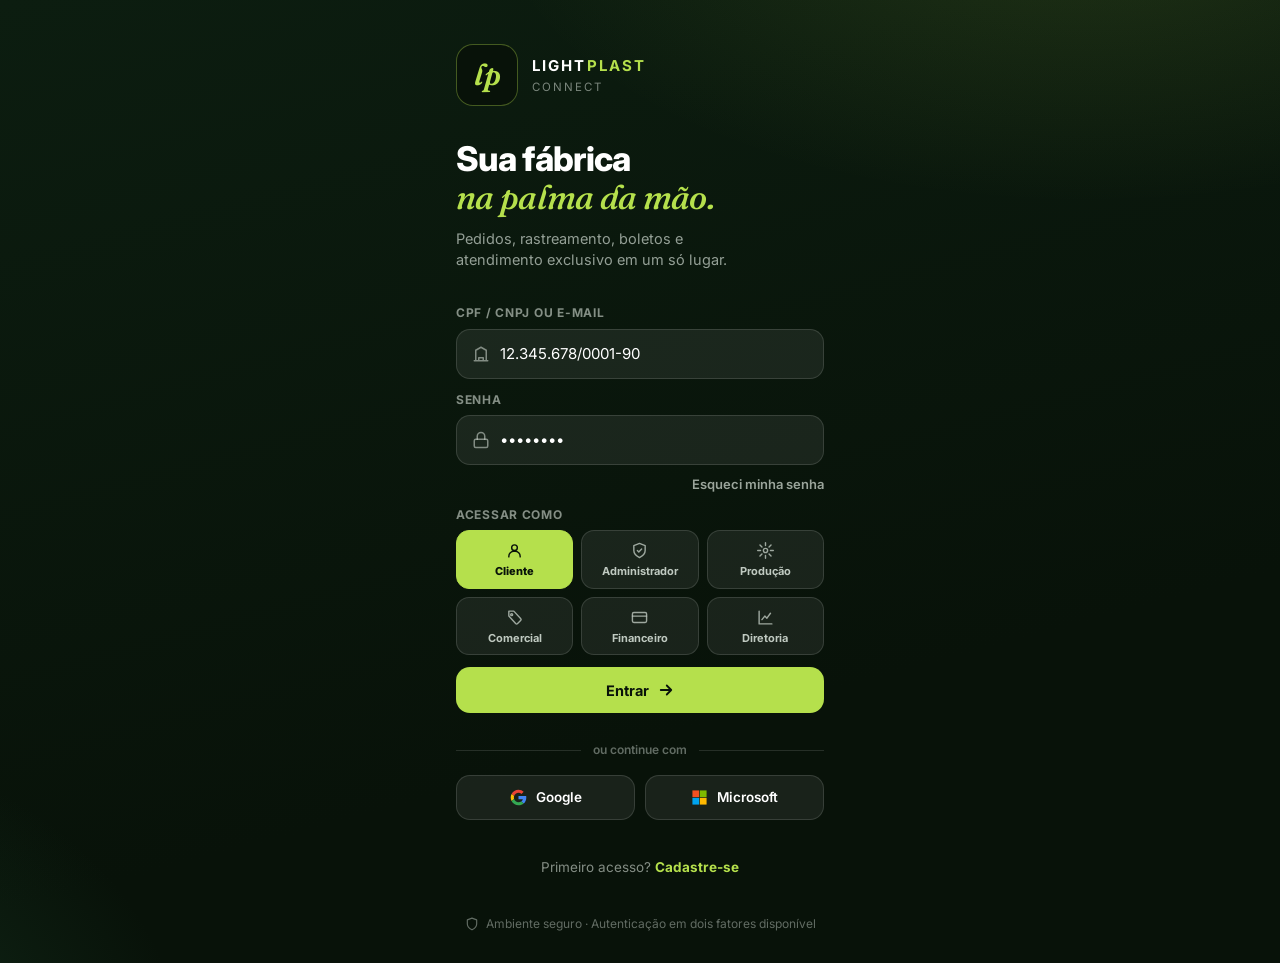
<file: index.html>
<!doctype html>
<html lang="pt-BR">
<head>
  <meta charset="utf-8" />
  <meta name="viewport" content="width=device-width, initial-scale=1, viewport-fit=cover" />
  <title>LightPlast Connect — Sua fábrica na palma da mão</title>
  <meta name="description" content="Portal B2B exclusivo para clientes e representantes LightPlast. Pedidos, rastreamento, boletos, notas fiscais e muito mais." />
  <meta name="theme-color" content="#0c1d10" />
  <link rel="manifest" href="manifest.webmanifest" />
  <link rel="icon" href="icons/icon.svg" type="image/svg+xml" />
  <link rel="apple-touch-icon" href="icons/icon.svg" />
  <link rel="preconnect" href="https://fonts.googleapis.com" />
  <link rel="preconnect" href="https://fonts.gstatic.com" crossorigin />
  <link href="https://fonts.googleapis.com/css2?family=Inter:wght@400;500;600;700;800&family=Fraunces:ital,wght@1,500;1,600&display=swap" rel="stylesheet" />
  <link rel="stylesheet" href="css/styles.css" />
</head>
<body>

<!-- ================= LOGIN ================= -->
<section id="screen-login" class="screen active">
  <div class="login-wrap">
    <div class="login-hero">
      <div class="logo-row">
        <div class="logo-mark lg">lp</div>
        <div>
          <div class="brand-name" style="font-size:15px;">LIGHT<span>PLAST</span></div>
          <div style="font-size:11.5px;color:rgba(233,242,234,.5);letter-spacing:.18em;text-transform:uppercase;margin-top:2px;">Connect</div>
        </div>
      </div>
      <h1>Sua fábrica<br /><em>na palma da mão.</em></h1>
      <p>Pedidos, rastreamento, boletos e atendimento exclusivo em um só lugar.</p>
    </div>

    <form class="login-card" onsubmit="return doLogin(event)">
      <div class="field">
        <label>CPF / CNPJ ou e-mail</label>
        <div class="input-wrap">
          <svg viewBox="0 0 24 24" fill="none" stroke="currentColor" stroke-width="2" stroke-linecap="round" stroke-linejoin="round"><path d="M3 21h18M5 21V7l7-4 7 4v14M9 21v-4h6v4"/></svg>
          <input type="text" placeholder="12.345.678/0001-90" value="12.345.678/0001-90" />
        </div>
      </div>
      <div class="field">
        <label>Senha</label>
        <div class="input-wrap">
          <svg viewBox="0 0 24 24" fill="none" stroke="currentColor" stroke-width="2" stroke-linecap="round" stroke-linejoin="round"><rect x="3" y="11" width="18" height="11" rx="2"/><path d="M7 11V7a5 5 0 0 1 10 0v4"/></svg>
          <input type="password" placeholder="••••••••" value="demo1234" />
        </div>
      </div>
      <div class="login-aux"><a href="#" onclick="toast('Enviamos um link de recuperação para seu e-mail 📧');return false;">Esqueci minha senha</a></div>

      <div class="field">
        <label>Acessar como</label>
        <div class="role-grid" id="role-grid">
          <button type="button" class="role-chip active" data-role="cliente">
            <svg viewBox="0 0 24 24" fill="none" stroke="currentColor" stroke-width="2" stroke-linecap="round" stroke-linejoin="round"><circle cx="12" cy="8" r="4"/><path d="M4 21v-1a7 7 0 0 1 7-7h2a7 7 0 0 1 7 7v1"/></svg>
            Cliente
          </button>
          <button type="button" class="role-chip" data-role="admin">
            <svg viewBox="0 0 24 24" fill="none" stroke="currentColor" stroke-width="2" stroke-linecap="round" stroke-linejoin="round"><path d="M12 22s8-4 8-10V5l-8-3-8 3v7c0 6 8 10 8 10z"/><path d="M9 12l2 2 4-4"/></svg>
            Administrador
          </button>
          <button type="button" class="role-chip" data-role="producao">
            <svg viewBox="0 0 24 24" fill="none" stroke="currentColor" stroke-width="2" stroke-linecap="round" stroke-linejoin="round"><circle cx="12" cy="12" r="3"/><path d="M12 1v4M12 19v4M4.2 4.2l2.8 2.8M17 17l2.8 2.8M1 12h4M19 12h4M4.2 19.8L7 17M17 7l2.8-2.8"/></svg>
            Produção
          </button>
          <button type="button" class="role-chip" data-role="comercial">
            <svg viewBox="0 0 24 24" fill="none" stroke="currentColor" stroke-width="2" stroke-linecap="round" stroke-linejoin="round"><path d="M20.6 13.4L11 3H4v7l9.6 10.4a2 2 0 0 0 2.8 0l4.2-4.2a2 2 0 0 0 0-2.8z"/><circle cx="8" cy="8" r="1.4"/></svg>
            Comercial
          </button>
          <button type="button" class="role-chip" data-role="financeiro">
            <svg viewBox="0 0 24 24" fill="none" stroke="currentColor" stroke-width="2" stroke-linecap="round" stroke-linejoin="round"><rect x="2" y="5" width="20" height="14" rx="2"/><path d="M2 10h20"/></svg>
            Financeiro
          </button>
          <button type="button" class="role-chip" data-role="diretoria">
            <svg viewBox="0 0 24 24" fill="none" stroke="currentColor" stroke-width="2" stroke-linecap="round" stroke-linejoin="round"><path d="M3 3v18h18"/><path d="M7 15l4-5 3 3 5-7"/></svg>
            Diretoria
          </button>
        </div>
      </div>

      <button class="btn btn-lime" type="submit">
        Entrar
        <svg viewBox="0 0 24 24" fill="none" stroke="currentColor" stroke-width="2.4" stroke-linecap="round" stroke-linejoin="round"><path d="M5 12h14M13 6l6 6-6 6"/></svg>
      </button>

      <div class="divider">ou continue com</div>
      <div class="sso-row">
        <button type="button" class="btn-sso" onclick="doLogin(event)">
          <svg viewBox="0 0 24 24"><path fill="#EA4335" d="M12 5.3c1.6 0 3.1.6 4.2 1.6l3.1-3.1C17.5 2 14.9 1 12 1 7.7 1 4 3.5 2.2 7.1l3.6 2.8C6.7 7.2 9.1 5.3 12 5.3z"/><path fill="#4285F4" d="M23 12.3c0-.9-.1-1.6-.2-2.3H12v4.4h6.2c-.3 1.4-1.1 2.6-2.3 3.4l3.5 2.7c2.1-1.9 3.6-4.8 3.6-8.2z"/><path fill="#FBBC05" d="M5.8 14.1a6.9 6.9 0 0 1 0-4.2L2.2 7.1a11 11 0 0 0 0 9.8l3.6-2.8z"/><path fill="#34A853" d="M12 23c3 0 5.5-1 7.3-2.6l-3.5-2.7c-1 .7-2.3 1.1-3.8 1.1-2.9 0-5.3-1.9-6.2-4.6l-3.6 2.8C4 20.5 7.7 23 12 23z"/></svg>
          Google
        </button>
        <button type="button" class="btn-sso" onclick="doLogin(event)">
          <svg viewBox="0 0 24 24"><rect x="2" y="2" width="9.5" height="9.5" fill="#F25022"/><rect x="12.5" y="2" width="9.5" height="9.5" fill="#7FBA00"/><rect x="2" y="12.5" width="9.5" height="9.5" fill="#00A4EF"/><rect x="12.5" y="12.5" width="9.5" height="9.5" fill="#FFB900"/></svg>
          Microsoft
        </button>
      </div>

      <div class="login-footer">Primeiro acesso? <a href="#" onclick="toast('Fluxo de cadastro: aprovação em até 1 dia útil ✅');return false;">Cadastre-se</a></div>
      <div class="login-secure">
        <svg viewBox="0 0 24 24" fill="none" stroke="currentColor" stroke-width="2" stroke-linecap="round" stroke-linejoin="round"><path d="M12 22s8-4 8-10V5l-8-3-8 3v7c0 6 8 10 8 10z"/></svg>
        Ambiente seguro · Autenticação em dois fatores disponível
      </div>
    </form>
  </div>
</section>

<!-- ================= APP ================= -->
<div id="app">
  <div class="app-frame">

    <!-- Sidebar desktop -->
    <aside class="sidebar">
      <div class="brand">
        <div class="logo-mark">lp</div>
        <div>
          <div class="brand-name">LIGHT<span>PLAST</span></div>
          <div style="font-size:10px;color:rgba(233,242,234,.45);letter-spacing:.2em;text-transform:uppercase;">Connect</div>
        </div>
      </div>
      <div class="nav-label">Principal</div>
      <button class="side-link" data-nav="dashboard"><svg viewBox="0 0 24 24" fill="none" stroke="currentColor" stroke-width="2" stroke-linecap="round" stroke-linejoin="round"><path d="M3 12l9-8 9 8M5 10v10h5v-6h4v6h5V10"/></svg>Início</button>
      <button class="side-link" data-nav="catalog"><svg viewBox="0 0 24 24" fill="none" stroke="currentColor" stroke-width="2" stroke-linecap="round" stroke-linejoin="round"><rect x="3" y="3" width="7" height="7" rx="1.5"/><rect x="14" y="3" width="7" height="7" rx="1.5"/><rect x="3" y="14" width="7" height="7" rx="1.5"/><rect x="14" y="14" width="7" height="7" rx="1.5"/></svg>Catálogo</button>
      <button class="side-link" data-nav="quick"><svg viewBox="0 0 24 24" fill="none" stroke="currentColor" stroke-width="2" stroke-linecap="round" stroke-linejoin="round"><path d="M13 2L4 14h6l-1 8 9-12h-6l1-8z"/></svg>Pedido Rápido</button>
      <button class="side-link" data-nav="orders"><svg viewBox="0 0 24 24" fill="none" stroke="currentColor" stroke-width="2" stroke-linecap="round" stroke-linejoin="round"><path d="M21 8l-9-5-9 5v8l9 5 9-5V8zM3.3 8.3L12 13l8.7-4.7M12 13v9"/></svg>Meus Pedidos</button>
      <button class="side-link" data-nav="cart"><svg viewBox="0 0 24 24" fill="none" stroke="currentColor" stroke-width="2" stroke-linecap="round" stroke-linejoin="round"><circle cx="9" cy="20" r="1.6"/><circle cx="17" cy="20" r="1.6"/><path d="M3 3h2l2.6 12.4A2 2 0 0 0 9.6 17h7.7a2 2 0 0 0 2-1.6L21 7H6"/></svg>Carrinho<span class="pill-badge cart-count" style="display:none;">0</span></button>
      <div class="nav-label">Minha conta</div>
      <button class="side-link" data-nav="finance"><svg viewBox="0 0 24 24" fill="none" stroke="currentColor" stroke-width="2" stroke-linecap="round" stroke-linejoin="round"><rect x="2" y="5" width="20" height="14" rx="2"/><path d="M2 10h20"/></svg>Financeiro</button>
      <button class="side-link" data-nav="promos"><svg viewBox="0 0 24 24" fill="none" stroke="currentColor" stroke-width="2" stroke-linecap="round" stroke-linejoin="round"><path d="M20.6 13.4L11 3H4v7l9.6 10.4a2 2 0 0 0 2.8 0l4.2-4.2a2 2 0 0 0 0-2.8z"/><circle cx="8" cy="8" r="1.4"/></svg>Promoções</button>
      <button class="side-link" data-nav="docs"><svg viewBox="0 0 24 24" fill="none" stroke="currentColor" stroke-width="2" stroke-linecap="round" stroke-linejoin="round"><path d="M14 2H6a2 2 0 0 0-2 2v16a2 2 0 0 0 2 2h12a2 2 0 0 0 2-2V8l-6-6zM14 2v6h6"/></svg>Documentos</button>
      <button class="side-link" data-nav="notifications"><svg viewBox="0 0 24 24" fill="none" stroke="currentColor" stroke-width="2" stroke-linecap="round" stroke-linejoin="round"><path d="M18 8a6 6 0 1 0-12 0c0 7-3 9-3 9h18s-3-2-3-9M10.3 21a2 2 0 0 0 3.4 0"/></svg>Notificações</button>
      <button class="side-link" data-nav="profile"><svg viewBox="0 0 24 24" fill="none" stroke="currentColor" stroke-width="2" stroke-linecap="round" stroke-linejoin="round"><circle cx="12" cy="8" r="4"/><path d="M4 21v-1a7 7 0 0 1 7-7h2a7 7 0 0 1 7 7v1"/></svg>Perfil</button>
      <div class="side-user">
        <div class="avatar">AB</div>
        <div style="min-width:0;">
          <div style="font-size:13px;font-weight:700;white-space:nowrap;overflow:hidden;text-overflow:ellipsis;">Ana Beatriz</div>
          <small>Distribuidora Exemplo</small>
        </div>
      </div>
    </aside>

    <!-- Main -->
    <div class="main">
      <header class="topbar">
        <div class="topbar-inner">
          <div class="brand">
            <div class="logo-mark" style="width:36px;height:36px;font-size:17px;">lp</div>
            <div class="brand-name">LIGHT<span>PLAST</span></div>
          </div>
          <div class="topbar-actions">
            <button class="icon-btn" data-nav="notifications" aria-label="Notificações">
              <svg viewBox="0 0 24 24" fill="none" stroke="currentColor" stroke-width="2" stroke-linecap="round" stroke-linejoin="round"><path d="M18 8a6 6 0 1 0-12 0c0 7-3 9-3 9h18s-3-2-3-9M10.3 21a2 2 0 0 0 3.4 0"/></svg>
              <span class="dot"></span>
            </button>
            <button class="avatar" data-nav="profile" aria-label="Perfil">AB</button>
          </div>
        </div>
      </header>

      <!-- ===== Dashboard ===== -->
      <section class="screen" id="screen-dashboard">
        <div class="hero-strip">
          <div class="container">
            <div class="greet">
              <h1>Olá, Ana! 👋</h1>
              <p>Distribuidora Exemplo LTDA · CNPJ 12.345.678/0001-90</p>
            </div>
            <div class="rep-card">
              <div class="avatar">CM</div>
              <div class="rep-info">
                <small>Seu representante</small>
                <strong>Carlos Mendes</strong>
              </div>
              <button class="wa-btn" onclick="toast('Abrindo conversa no WhatsApp com Carlos 💬')" aria-label="WhatsApp">
                <svg viewBox="0 0 24 24" fill="currentColor"><path d="M12 2a10 10 0 0 0-8.6 15.1L2 22l5-1.3A10 10 0 1 0 12 2zm5.4 14.1c-.2.6-1.3 1.2-1.8 1.3-.5 0-1 .2-3.4-.7-2.9-1.1-4.7-4-4.8-4.2-.2-.2-1.2-1.5-1.2-2.9s.8-2.1 1-2.4c.3-.3.6-.3.8-.3h.6c.2 0 .4 0 .6.5l.9 2.1c0 .2.1.4 0 .6l-.4.6-.5.5c-.1.2-.3.3-.1.6.2.3.8 1.3 1.7 2.1 1.2 1 2.1 1.4 2.4 1.5.3.2.5.1.7-.1l1-1.2c.2-.3.4-.2.7-.1l2.2 1c.3.2.6.3.6.4.1.1.1.7-.1 1.2z"/></svg>
              </button>
            </div>
          </div>
        </div>

        <div class="container screen-pad">
          <div class="stats-grid" id="dash-stats"></div>

          <div class="section-title"><h2>Atalhos rápidos</h2></div>
          <div class="shortcut-grid">
            <button class="shortcut" data-nav="quick"><span class="sc-ico"><svg viewBox="0 0 24 24" fill="none" stroke="currentColor" stroke-width="2" stroke-linecap="round" stroke-linejoin="round"><path d="M13 2L4 14h6l-1 8 9-12h-6l1-8z"/></svg></span>Pedido Rápido</button>
            <button class="shortcut" data-nav="orders"><span class="sc-ico"><svg viewBox="0 0 24 24" fill="none" stroke="currentColor" stroke-width="2" stroke-linecap="round" stroke-linejoin="round"><path d="M21 8l-9-5-9 5v8l9 5 9-5V8zM3.3 8.3L12 13l8.7-4.7M12 13v9"/></svg></span>Meus Pedidos</button>
            <button class="shortcut" data-nav="finance"><span class="sc-ico"><svg viewBox="0 0 24 24" fill="none" stroke="currentColor" stroke-width="2" stroke-linecap="round" stroke-linejoin="round"><rect x="2" y="5" width="20" height="14" rx="2"/><path d="M2 10h20"/></svg></span>2ª via de Boleto</button>
            <button class="shortcut" data-nav="finance" data-tab="notas"><span class="sc-ico"><svg viewBox="0 0 24 24" fill="none" stroke="currentColor" stroke-width="2" stroke-linecap="round" stroke-linejoin="round"><path d="M14 2H6a2 2 0 0 0-2 2v16a2 2 0 0 0 2 2h12a2 2 0 0 0 2-2V8l-6-6zM14 2v6h6M9 13h6M9 17h6"/></svg></span>Notas Fiscais</button>
            <button class="shortcut" data-nav="tracking" data-order="12351"><span class="sc-ico"><svg viewBox="0 0 24 24" fill="none" stroke="currentColor" stroke-width="2" stroke-linecap="round" stroke-linejoin="round"><path d="M1 8h13v8H1zM14 11h4l3 3v2h-7z"/><circle cx="6" cy="18" r="1.8"/><circle cx="17.5" cy="18" r="1.8"/></svg></span>Rastreamento</button>
            <button class="shortcut" data-nav="catalog"><span class="sc-ico"><svg viewBox="0 0 24 24" fill="none" stroke="currentColor" stroke-width="2" stroke-linecap="round" stroke-linejoin="round"><rect x="3" y="3" width="7" height="7" rx="1.5"/><rect x="14" y="3" width="7" height="7" rx="1.5"/><rect x="3" y="14" width="7" height="7" rx="1.5"/><rect x="14" y="14" width="7" height="7" rx="1.5"/></svg></span>Catálogo</button>
            <button class="shortcut" data-nav="docs"><span class="sc-ico"><svg viewBox="0 0 24 24" fill="none" stroke="currentColor" stroke-width="2" stroke-linecap="round" stroke-linejoin="round"><path d="M14 2H6a2 2 0 0 0-2 2v16a2 2 0 0 0 2 2h12a2 2 0 0 0 2-2V8l-6-6zM14 2v6h6"/></svg></span>Documentos</button>
            <button class="shortcut" onclick="toast('Chat com nossa equipe: seg. a sex., 8h às 18h 💬')"><span class="sc-ico"><svg viewBox="0 0 24 24" fill="none" stroke="currentColor" stroke-width="2" stroke-linecap="round" stroke-linejoin="round"><path d="M21 12a8 8 0 0 1-8 8H4l2-3a8 8 0 1 1 15-5z"/></svg></span>Fale Conosco</button>
          </div>

          <div class="section-title"><h2>Promoções exclusivas</h2><button data-nav="promos">Ver todas</button></div>
          <div class="promo-scroll" id="dash-promos"></div>

          <div class="section-title"><h2>Últimos pedidos</h2><button data-nav="orders">Ver todos</button></div>
          <div id="dash-orders"></div>

          <div class="section-title"><h2>Avisos importantes</h2></div>
          <div class="notice">
            <svg viewBox="0 0 24 24" fill="none" stroke="currentColor" stroke-width="2" stroke-linecap="round" stroke-linejoin="round"><path d="M10.3 3.9L1.8 18a2 2 0 0 0 1.7 3h17a2 2 0 0 0 1.7-3L13.7 3.9a2 2 0 0 0-3.4 0zM12 9v4M12 17h.01"/></svg>
            <div>
              <b>Recesso de produção — 01 a 05/08</b>
              <p>Programe seus pedidos com antecedência. Entregas normais a partir de 06/08.</p>
            </div>
          </div>

          <div class="install-hint">
            <div class="doc-ico"><svg viewBox="0 0 24 24" fill="none" stroke="currentColor" stroke-width="2" stroke-linecap="round" stroke-linejoin="round"><rect x="6" y="2" width="12" height="20" rx="2.5"/><path d="M12 18h.01"/></svg></div>
            <div>
              <b>Instale o aplicativo</b>
              <small>Adicione à tela inicial e receba notificações</small>
            </div>
            <button class="btn btn-lime btn-sm" onclick="toast('No navegador: Compartilhar → Adicionar à Tela de Início 📲')">Instalar</button>
          </div>
        </div>
      </section>

      <!-- ===== Catálogo ===== -->
      <section class="screen" id="screen-catalog">
        <div class="container screen-pad">
          <div class="page-head">
            <div>
              <h1>Catálogo de Produtos</h1>
              <p>Linha completa LightPlast · preços exclusivos para sua empresa</p>
            </div>
          </div>
          <div class="search-bar">
            <svg viewBox="0 0 24 24" fill="none" stroke="currentColor" stroke-width="2" stroke-linecap="round" stroke-linejoin="round"><circle cx="11" cy="11" r="7"/><path d="M21 21l-4.3-4.3"/></svg>
            <input type="search" id="catalog-search" placeholder="Buscar produto, categoria ou código…" />
          </div>
          <div class="chip-row" id="catalog-chips"></div>
          <div class="product-grid" id="catalog-grid"></div>
          <button class="btn btn-outline" style="margin-top:18px;" onclick="toast('Baixando Catálogo Completo 2026 (PDF · 8,4 MB) 📄')">
            <svg viewBox="0 0 24 24" fill="none" stroke="currentColor" stroke-width="2" stroke-linecap="round" stroke-linejoin="round"><path d="M21 15v4a2 2 0 0 1-2 2H5a2 2 0 0 1-2-2v-4M7 10l5 5 5-5M12 15V3"/></svg>
            Baixar catálogo em PDF
          </button>
        </div>
      </section>

      <!-- ===== Pedido rápido ===== -->
      <section class="screen" id="screen-quick">
        <div class="container screen-pad">
          <div class="page-head">
            <div>
              <h1>Pedido Rápido</h1>
              <p>Adicione seus produtos frequentes ao carrinho em 1 clique</p>
            </div>
          </div>
          <div style="display:grid;grid-template-columns:minmax(0,1fr) minmax(0,1fr);gap:10px;margin:14px 0 6px;">
            <button class="btn btn-dark btn-sm" style="width:100%;padding:12px;" onclick="repeatOrder('12344')">
              <svg viewBox="0 0 24 24" fill="none" stroke="currentColor" stroke-width="2" stroke-linecap="round" stroke-linejoin="round"><path d="M1 4v6h6M23 20v-6h-6"/><path d="M20.5 9A9 9 0 0 0 5.6 5.6L1 10m22 4l-4.6 4.4A9 9 0 0 1 3.5 15"/></svg>
              Copiar último pedido
            </button>
            <button class="btn btn-ghost btn-sm" style="width:100%;padding:12px;" onclick="toast('Pedido recorrente: entrega automática todo dia 15 🔁')">
              <svg viewBox="0 0 24 24" fill="none" stroke="currentColor" stroke-width="2" stroke-linecap="round" stroke-linejoin="round"><rect x="3" y="4" width="18" height="18" rx="2"/><path d="M16 2v4M8 2v4M3 10h18"/></svg>
              Pedido recorrente
            </button>
          </div>
          <div class="section-title"><h2>Seus produtos frequentes</h2></div>
          <div id="quick-list"></div>
          <button class="btn btn-outline" style="margin-top:16px;" data-nav="catalog">
            <svg viewBox="0 0 24 24" fill="none" stroke="currentColor" stroke-width="2.2" stroke-linecap="round" stroke-linejoin="round"><path d="M12 5v14M5 12h14"/></svg>
            Adicionar mais produtos do catálogo
          </button>
        </div>
      </section>

      <!-- ===== Carrinho ===== -->
      <section class="screen" id="screen-cart">
        <div class="container screen-pad">
          <div class="page-head">
            <button class="back-btn" data-nav="quick"><svg viewBox="0 0 24 24" fill="none" stroke="currentColor" stroke-width="2.2" stroke-linecap="round" stroke-linejoin="round"><path d="M19 12H5M11 18l-6-6 6-6"/></svg></button>
            <div>
              <h1>Carrinho</h1>
              <p>Revise seu pedido antes de enviar</p>
            </div>
          </div>
          <div id="cart-items" style="margin-top:12px;"></div>
          <div id="cart-summary"></div>
        </div>
      </section>

      <!-- ===== Meus pedidos ===== -->
      <section class="screen" id="screen-orders">
        <div class="container screen-pad">
          <div class="page-head">
            <div>
              <h1>Meus Pedidos</h1>
              <p>Acompanhe o status de todos os seus pedidos</p>
            </div>
          </div>
          <div class="chip-row" id="orders-chips" style="margin-top:12px;"></div>
          <div id="orders-list"></div>
        </div>
      </section>

      <!-- ===== Rastreamento ===== -->
      <section class="screen" id="screen-tracking">
        <div class="container screen-pad">
          <div class="page-head">
            <button class="back-btn" data-nav="orders"><svg viewBox="0 0 24 24" fill="none" stroke="currentColor" stroke-width="2.2" stroke-linecap="round" stroke-linejoin="round"><path d="M19 12H5M11 18l-6-6 6-6"/></svg></button>
            <div>
              <h1>Acompanhamento</h1>
              <p>Rastreamento do pedido em tempo real</p>
            </div>
          </div>
          <div id="tracking-body" style="margin-top:12px;"></div>
        </div>
      </section>

      <!-- ===== Financeiro ===== -->
      <section class="screen" id="screen-finance">
        <div class="container screen-pad">
          <div class="page-head">
            <div>
              <h1>Financeiro</h1>
              <p>Boletos, notas fiscais e extrato em um só lugar</p>
            </div>
          </div>
          <div class="credit-card" style="margin-top:14px;">
            <small>LIMITE DE CRÉDITO</small>
            <div class="cc-row">
              <b id="credit-used"></b>
              <span class="cc-avail" id="credit-avail"></span>
            </div>
            <div class="credit-bar"><i id="credit-bar"></i></div>
          </div>
          <div class="fin-tabs">
            <button class="fin-tab active" data-fintab="boletos">Boletos</button>
            <button class="fin-tab" data-fintab="notas">Notas Fiscais</button>
            <button class="fin-tab" data-fintab="extrato">Extrato</button>
          </div>
          <div id="finance-body"></div>
        </div>
      </section>

      <!-- ===== Promoções ===== -->
      <section class="screen" id="screen-promos">
        <div class="container screen-pad">
          <div class="page-head">
            <div>
              <h1>Promoções</h1>
              <p>Ofertas exclusivas para clientes LightPlast Connect</p>
            </div>
          </div>
          <div class="loyal-grid" style="margin-top:14px;">
            <div class="loyal-card lc-lime">
              <small>PROGRAMA FIDELIDADE</small>
              <b>1.250 pts</b>
              <span>Faltam 750 pts para o próximo brinde</span>
            </div>
            <div class="loyal-card lc-dark">
              <small>CASHBACK ACUMULADO</small>
              <b>R$ 86,40</b>
              <span>Disponível no próximo pedido</span>
            </div>
            <div class="loyal-card" style="background:#fff;border:1px solid var(--line);grid-column:1/-1;">
              <small style="color:var(--ink-3);">CAMPANHA ATIVA</small>
              <b style="font-size:17px;">Semana do Cliente 🎉</b>
              <span style="color:var(--ink-2);">Descontos progressivos até 31/07 — quanto mais você compra, mais economiza.</span>
            </div>
          </div>
          <div class="section-title"><h2>Ofertas ativas</h2></div>
          <div class="promo-scroll" id="promos-list"></div>
          <div class="section-title"><h2>Seus cupons</h2></div>
          <div id="coupons-list"></div>
        </div>
      </section>

      <!-- ===== Documentos ===== -->
      <section class="screen" id="screen-docs">
        <div class="container screen-pad">
          <div class="page-head">
            <div>
              <h1>Documentos Técnicos</h1>
              <p>Fichas técnicas, certificados, laudos e catálogos</p>
            </div>
          </div>
          <div class="chip-row" id="docs-chips" style="margin-top:12px;"></div>
          <div id="docs-list"></div>
        </div>
      </section>

      <!-- ===== Notificações ===== -->
      <section class="screen" id="screen-notifications">
        <div class="container screen-pad">
          <div class="page-head">
            <div>
              <h1>Notificações</h1>
              <p>Fique por dentro de tudo em tempo real</p>
            </div>
          </div>
          <div style="display:flex;justify-content:flex-end;margin-top:8px;">
            <button class="btn btn-ghost btn-sm" onclick="markAllRead()">Marcar todas como lidas</button>
          </div>
          <div id="notif-list" style="margin-top:10px;"></div>
        </div>
      </section>

      <!-- ===== Perfil ===== -->
      <section class="screen" id="screen-profile">
        <div class="container screen-pad">
          <div class="profile-head">
            <div class="avatar">AB</div>
            <h2>Distribuidora Exemplo LTDA</h2>
            <small>CNPJ 12.345.678/0001-90 · Cliente desde 2022</small>
          </div>
          <div class="section-title"><h2>Minha conta</h2></div>
          <div class="menu-list">
            <button class="menu-item" onclick="toast('Dados da empresa: razão social, IE, contatos 🏢')">
              <svg viewBox="0 0 24 24" fill="none" stroke="currentColor" stroke-width="2" stroke-linecap="round" stroke-linejoin="round"><path d="M3 21h18M5 21V7l7-4 7 4v14"/></svg>
              Dados da empresa
              <svg class="chev" viewBox="0 0 24 24" fill="none" stroke="currentColor" stroke-width="2.2" stroke-linecap="round" stroke-linejoin="round"><path d="M9 6l6 6-6 6"/></svg>
            </button>
            <button class="menu-item" onclick="toast('3 endereços de entrega cadastrados 📍')">
              <svg viewBox="0 0 24 24" fill="none" stroke="currentColor" stroke-width="2" stroke-linecap="round" stroke-linejoin="round"><path d="M20 10c0 6-8 12-8 12S4 16 4 10a8 8 0 1 1 16 0z"/><circle cx="12" cy="10" r="3"/></svg>
              Endereços de entrega
              <svg class="chev" viewBox="0 0 24 24" fill="none" stroke="currentColor" stroke-width="2.2" stroke-linecap="round" stroke-linejoin="round"><path d="M9 6l6 6-6 6"/></svg>
            </button>
            <button class="menu-item" onclick="toast('2 usuários ativos: Ana (admin) e Pedro (compras) 👥')">
              <svg viewBox="0 0 24 24" fill="none" stroke="currentColor" stroke-width="2" stroke-linecap="round" stroke-linejoin="round"><circle cx="9" cy="8" r="3.5"/><path d="M2 21v-1a6 6 0 0 1 6-6h2a6 6 0 0 1 6 6v1M17 4a3.5 3.5 0 0 1 0 7M22 21v-1a6 6 0 0 0-4-5.6"/></svg>
              Usuários autorizados
              <svg class="chev" viewBox="0 0 24 24" fill="none" stroke="currentColor" stroke-width="2.2" stroke-linecap="round" stroke-linejoin="round"><path d="M9 6l6 6-6 6"/></svg>
            </button>
            <button class="menu-item" onclick="toast('Alterar senha e autenticação em dois fatores 🔐')">
              <svg viewBox="0 0 24 24" fill="none" stroke="currentColor" stroke-width="2" stroke-linecap="round" stroke-linejoin="round"><rect x="3" y="11" width="18" height="11" rx="2"/><path d="M7 11V7a5 5 0 0 1 10 0v4"/></svg>
              Segurança e senha
              <svg class="chev" viewBox="0 0 24 24" fill="none" stroke="currentColor" stroke-width="2.2" stroke-linecap="round" stroke-linejoin="round"><path d="M9 6l6 6-6 6"/></svg>
            </button>
            <button class="menu-item" onclick="toast('Notificações push, e-mail e WhatsApp configuráveis ⚙️')">
              <svg viewBox="0 0 24 24" fill="none" stroke="currentColor" stroke-width="2" stroke-linecap="round" stroke-linejoin="round"><circle cx="12" cy="12" r="3"/><path d="M19.4 15a1.7 1.7 0 0 0 .3 1.9l.1.1a2 2 0 1 1-2.9 2.9l-.1-.1a1.7 1.7 0 0 0-1.9-.3 1.7 1.7 0 0 0-1 1.5V21a2 2 0 1 1-4 0v-.1a1.7 1.7 0 0 0-1-1.6 1.7 1.7 0 0 0-1.9.3l-.1.1a2 2 0 1 1-2.9-2.9l.1-.1a1.7 1.7 0 0 0 .3-1.9 1.7 1.7 0 0 0-1.5-1H3a2 2 0 1 1 0-4h.1a1.7 1.7 0 0 0 1.6-1 1.7 1.7 0 0 0-.3-1.9l-.1-.1a2 2 0 1 1 2.9-2.9l.1.1a1.7 1.7 0 0 0 1.9.3H9a1.7 1.7 0 0 0 1-1.5V3a2 2 0 1 1 4 0v.1a1.7 1.7 0 0 0 1 1.5 1.7 1.7 0 0 0 1.9-.3l.1-.1a2 2 0 1 1 2.9 2.9l-.1.1a1.7 1.7 0 0 0-.3 1.9v.1a1.7 1.7 0 0 0 1.5 1h.1a2 2 0 1 1 0 4h-.1a1.7 1.7 0 0 0-1.6 1z"/></svg>
              Configurações
              <svg class="chev" viewBox="0 0 24 24" fill="none" stroke="currentColor" stroke-width="2.2" stroke-linecap="round" stroke-linejoin="round"><path d="M9 6l6 6-6 6"/></svg>
            </button>
          </div>
          <div class="section-title"><h2>Atendimento</h2></div>
          <div class="menu-list">
            <button class="menu-item" onclick="toast('Abrindo conversa no WhatsApp com Carlos 💬')">
              <svg viewBox="0 0 24 24" fill="none" stroke="currentColor" stroke-width="2" stroke-linecap="round" stroke-linejoin="round"><path d="M21 12a8 8 0 0 1-8 8H4l2-3a8 8 0 1 1 15-5z"/></svg>
              Falar com meu representante
              <svg class="chev" viewBox="0 0 24 24" fill="none" stroke="currentColor" stroke-width="2.2" stroke-linecap="round" stroke-linejoin="round"><path d="M9 6l6 6-6 6"/></svg>
            </button>
            <button class="menu-item" onclick="toast('Chamado #4512 aberto — retorno em até 4h úteis ✅')">
              <svg viewBox="0 0 24 24" fill="none" stroke="currentColor" stroke-width="2" stroke-linecap="round" stroke-linejoin="round"><circle cx="12" cy="12" r="9"/><path d="M12 8v4M12 16h.01"/></svg>
              Abrir chamado
              <svg class="chev" viewBox="0 0 24 24" fill="none" stroke="currentColor" stroke-width="2.2" stroke-linecap="round" stroke-linejoin="round"><path d="M9 6l6 6-6 6"/></svg>
            </button>
            <button class="menu-item" onclick="toast('Solicitação de visita enviada ao Carlos 🗓️')">
              <svg viewBox="0 0 24 24" fill="none" stroke="currentColor" stroke-width="2" stroke-linecap="round" stroke-linejoin="round"><rect x="3" y="4" width="18" height="18" rx="2"/><path d="M16 2v4M8 2v4M3 10h18"/></svg>
              Solicitar visita do representante
              <svg class="chev" viewBox="0 0 24 24" fill="none" stroke="currentColor" stroke-width="2.2" stroke-linecap="round" stroke-linejoin="round"><path d="M9 6l6 6-6 6"/></svg>
            </button>
          </div>
          <div class="menu-list" style="margin-top:14px;">
            <button class="menu-item danger" onclick="logout()">
              <svg viewBox="0 0 24 24" fill="none" stroke="currentColor" stroke-width="2" stroke-linecap="round" stroke-linejoin="round"><path d="M9 21H5a2 2 0 0 1-2-2V5a2 2 0 0 1 2-2h4M16 17l5-5-5-5M21 12H9"/></svg>
              Sair da conta
            </button>
          </div>
          <p style="text-align:center;color:var(--ink-3);font-size:12px;margin-top:20px;">LightPlast Connect · versão 1.0 (demonstração)</p>
        </div>
      </section>

    </div><!-- /main -->
  </div><!-- /app-frame -->

  <!-- Bottom nav mobile -->
  <nav class="bottom-nav">
    <button class="bnav-item" data-nav="dashboard">
      <svg viewBox="0 0 24 24" fill="none" stroke="currentColor" stroke-width="2" stroke-linecap="round" stroke-linejoin="round"><path d="M3 12l9-8 9 8M5 10v10h5v-6h4v6h5V10"/></svg>
      Início
    </button>
    <button class="bnav-item" data-nav="catalog">
      <svg viewBox="0 0 24 24" fill="none" stroke="currentColor" stroke-width="2" stroke-linecap="round" stroke-linejoin="round"><rect x="3" y="3" width="7" height="7" rx="1.5"/><rect x="14" y="3" width="7" height="7" rx="1.5"/><rect x="3" y="14" width="7" height="7" rx="1.5"/><rect x="14" y="14" width="7" height="7" rx="1.5"/></svg>
      Catálogo
    </button>
    <button class="bnav-fab" data-nav="quick" aria-label="Pedido rápido">
      <svg viewBox="0 0 24 24" fill="none" stroke="currentColor" stroke-width="2.4" stroke-linecap="round" stroke-linejoin="round"><path d="M13 2L4 14h6l-1 8 9-12h-6l1-8z"/></svg>
    </button>
    <button class="bnav-item" data-nav="orders">
      <svg viewBox="0 0 24 24" fill="none" stroke="currentColor" stroke-width="2" stroke-linecap="round" stroke-linejoin="round"><path d="M21 8l-9-5-9 5v8l9 5 9-5V8zM3.3 8.3L12 13l8.7-4.7M12 13v9"/></svg>
      Pedidos
    </button>
    <button class="bnav-item" data-nav="finance">
      <svg viewBox="0 0 24 24" fill="none" stroke="currentColor" stroke-width="2" stroke-linecap="round" stroke-linejoin="round"><rect x="2" y="5" width="20" height="14" rx="2"/><path d="M2 10h20"/></svg>
      Financeiro
    </button>
  </nav>

  <!-- Barra flutuante do carrinho -->
  <button class="cart-bar" id="cart-bar" data-nav="cart">
    <span class="cb-count"><span class="cart-count">0</span> itens</span>
    <span class="cb-total" id="cart-bar-total">R$ 0,00</span>
    <span class="cb-go">Ver carrinho
      <svg viewBox="0 0 24 24" fill="none" stroke="currentColor" stroke-width="2.4" stroke-linecap="round" stroke-linejoin="round"><path d="M5 12h14M13 6l6 6-6 6"/></svg>
    </span>
  </button>
</div><!-- /app -->

<!-- Bottom sheet: detalhe do produto -->
<div class="sheet-backdrop" id="product-sheet">
  <div class="sheet">
    <div class="sheet-grab"></div>
    <div class="sheet-head">
      <button class="sheet-close" onclick="closeSheet()"><svg viewBox="0 0 24 24" fill="none" stroke="currentColor" stroke-width="2.4" stroke-linecap="round" stroke-linejoin="round"><path d="M18 6L6 18M6 6l12 12"/></svg></button>
    </div>
    <div class="sheet-body" id="sheet-body"></div>
    <div class="sheet-cta" id="sheet-cta"></div>
  </div>
</div>

<div class="toast" id="toast"></div>

<script src="js/data.js"></script>
<script src="js/app.js"></script>
</body>
</html>
</file>
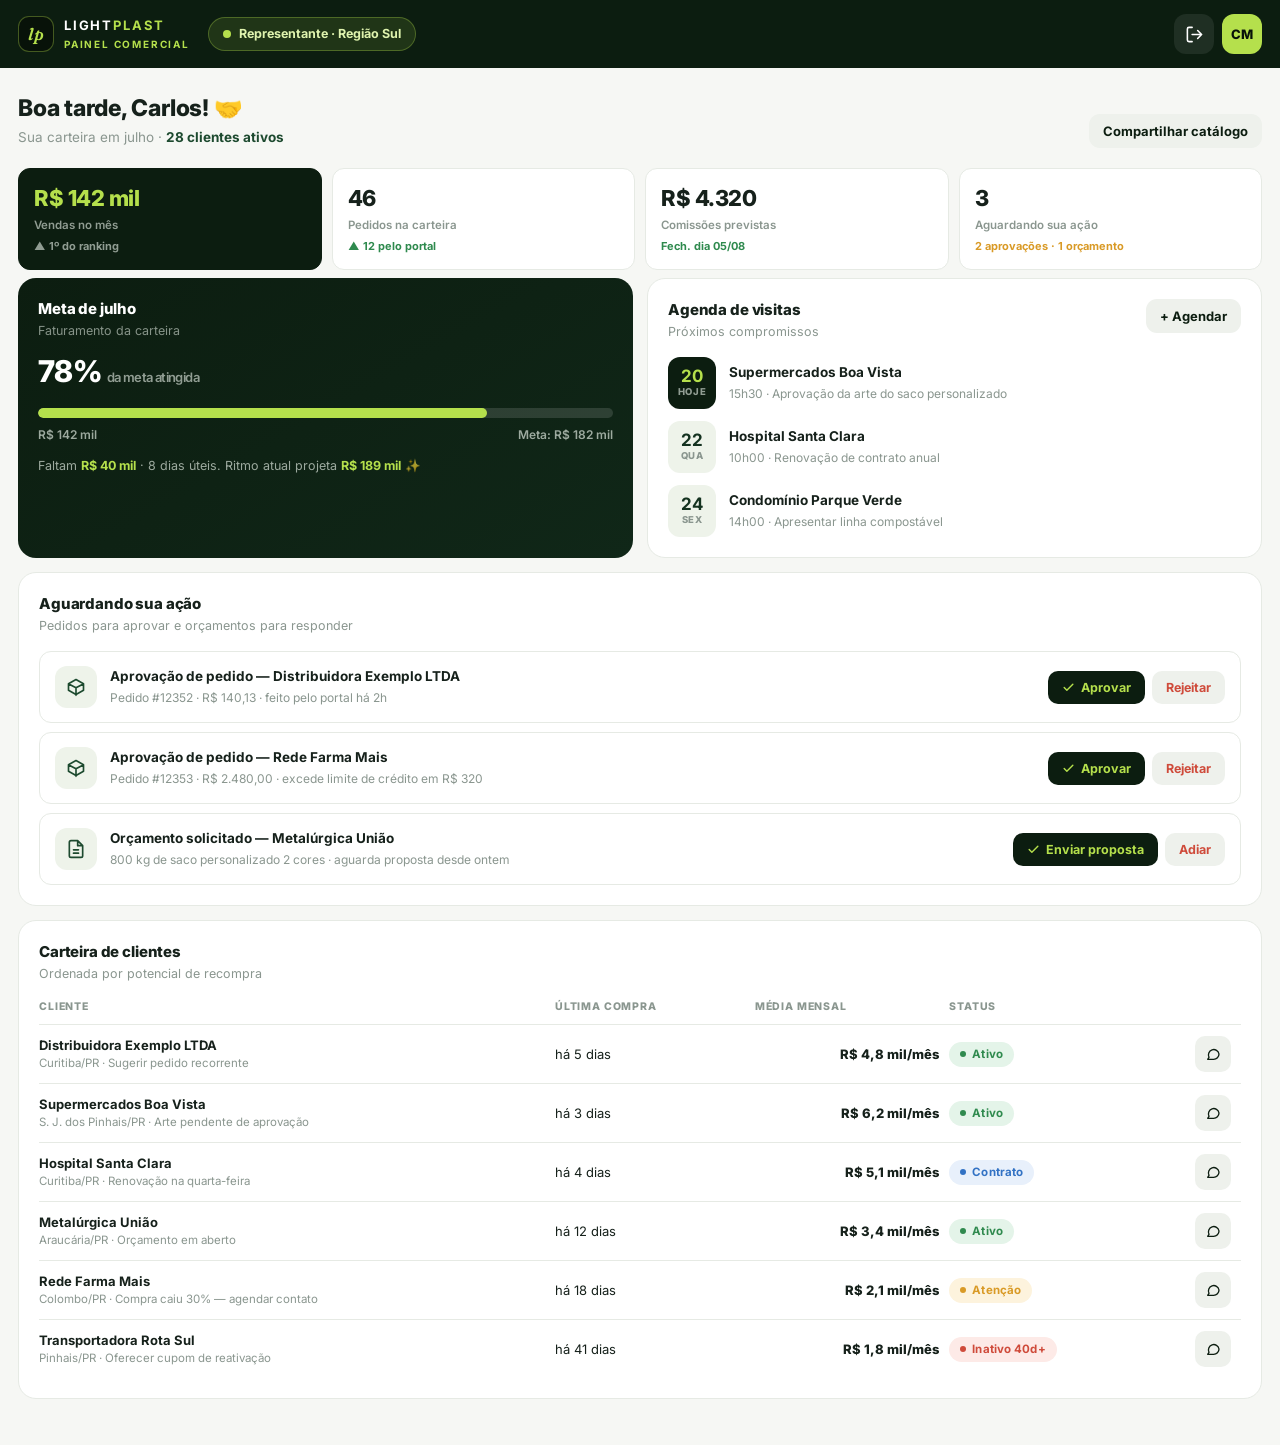
<file: comercial.html>
<!doctype html>
<html lang="pt-BR">
<head>
  <meta charset="utf-8" />
  <meta name="viewport" content="width=device-width, initial-scale=1, viewport-fit=cover" />
  <title>Painel Comercial — LightPlast Connect</title>
  <meta name="theme-color" content="#0c1d10" />
  <link rel="icon" href="icons/icon.svg" type="image/svg+xml" />
  <link rel="preconnect" href="https://fonts.googleapis.com" />
  <link rel="preconnect" href="https://fonts.gstatic.com" crossorigin />
  <link href="https://fonts.googleapis.com/css2?family=Inter:wght@400;500;600;700;800&family=Fraunces:ital,wght@1,500;1,600&display=swap" rel="stylesheet" />
  <link rel="stylesheet" href="css/styles.css" />
  <link rel="stylesheet" href="css/producao.css" />
  <link rel="stylesheet" href="css/admin.css" />
</head>
<body class="prod-body">

  <header class="topbar">
    <div class="topbar-inner prod-topbar">
      <a class="brand" href="index.html" title="Voltar ao portal">
        <div class="logo-mark" style="width:36px;height:36px;font-size:17px;">lp</div>
        <div>
          <div class="brand-name">LIGHT<span>PLAST</span></div>
          <div class="prod-tagline">Painel Comercial</div>
        </div>
      </a>
      <span class="shift-pill">
        <span class="pulse-dot"></span>
        Representante · Região Sul
      </span>
      <div class="topbar-actions">
        <a class="icon-btn" href="index.html" title="Sair"><svg viewBox="0 0 24 24" fill="none" stroke="currentColor" stroke-width="2" stroke-linecap="round" stroke-linejoin="round"><path d="M9 21H5a2 2 0 0 1-2-2V5a2 2 0 0 1 2-2h4M16 17l5-5-5-5M21 12H9"/></svg></a>
        <div class="avatar" title="Carlos Mendes — Representante">CM</div>
      </div>
    </div>
  </header>

  <main class="prod-main">
    <div class="prod-container">

      <div class="prod-head">
        <div>
          <h1>Boa tarde, Carlos! 🤝</h1>
          <p>Sua carteira em julho · <b>28 clientes ativos</b></p>
        </div>
        <div class="prod-head-actions">
          <button class="btn btn-ghost btn-sm" onclick="toast('Catálogo com tabela da sua região pronto para compartilhar 📤')">Compartilhar catálogo</button>
        </div>
      </div>

      <div class="prod-stats cols4">
        <div class="pstat hl"><b>R$ 142 mil</b><span>Vendas no mês</span><span class="delta up">▲ 1º do ranking</span></div>
        <div class="pstat"><b>46</b><span>Pedidos na carteira</span><span class="delta up">▲ 12 pelo portal</span></div>
        <div class="pstat"><b>R$ 4.320</b><span>Comissões previstas</span><span class="delta up">Fech. dia 05/08</span></div>
        <div class="pstat"><b>3</b><span>Aguardando sua ação</span><span class="delta warn">2 aprovações · 1 orçamento</span></div>
      </div>

      <div class="admin-grid">

        <div class="admin-card goal-card">
          <h3>Meta de julho</h3>
          <div class="sub">Faturamento da carteira</div>
          <div class="goal-big">78% <small>da meta atingida</small></div>
          <div class="goal-bar"><i style="width:78%;"></i></div>
          <div class="goal-foot"><span>R$ 142 mil</span><span>Meta: R$ 182 mil</span></div>
          <p style="font-size:12.5px;color:rgba(233,242,234,.65);margin-top:14px;">
            Faltam <b style="color:var(--lime);">R$ 40 mil</b> · 8 dias úteis. Ritmo atual projeta <b style="color:var(--lime);">R$ 189 mil</b> ✨
          </p>
        </div>

        <div class="admin-card">
          <div class="admin-card-head">
            <div>
              <h3>Agenda de visitas</h3>
              <div class="sub">Próximos compromissos</div>
            </div>
            <button class="btn btn-ghost btn-sm" onclick="toast('Nova visita agendada e sincronizada com sua agenda 🗓️')">+ Agendar</button>
          </div>
          <div class="agenda-row today">
            <span class="agenda-date"><b>20</b><small>Hoje</small></span>
            <span class="agenda-mid"><b>Supermercados Boa Vista</b><small>15h30 · Aprovação da arte do saco personalizado</small></span>
          </div>
          <div class="agenda-row">
            <span class="agenda-date"><b>22</b><small>Qua</small></span>
            <span class="agenda-mid"><b>Hospital Santa Clara</b><small>10h00 · Renovação de contrato anual</small></span>
          </div>
          <div class="agenda-row">
            <span class="agenda-date"><b>24</b><small>Sex</small></span>
            <span class="agenda-mid"><b>Condomínio Parque Verde</b><small>14h00 · Apresentar linha compostável</small></span>
          </div>
        </div>

        <div class="admin-card span2">
          <div class="admin-card-head">
            <div>
              <h3>Aguardando sua ação</h3>
              <div class="sub">Pedidos para aprovar e orçamentos para responder</div>
            </div>
          </div>
          <div id="approvals"></div>
        </div>

        <div class="admin-card span2">
          <div class="admin-card-head">
            <div>
              <h3>Carteira de clientes</h3>
              <div class="sub">Ordenada por potencial de recompra</div>
            </div>
          </div>
          <div class="table-scroll">
            <table class="admin-table" id="clients-table"></table>
          </div>
        </div>

      </div>
    </div>
  </main>

  <div class="toast" id="toast"></div>

  <script src="js/admin-shared.js"></script>
  <script src="js/comercial.js"></script>
</body>
</html>
</file>
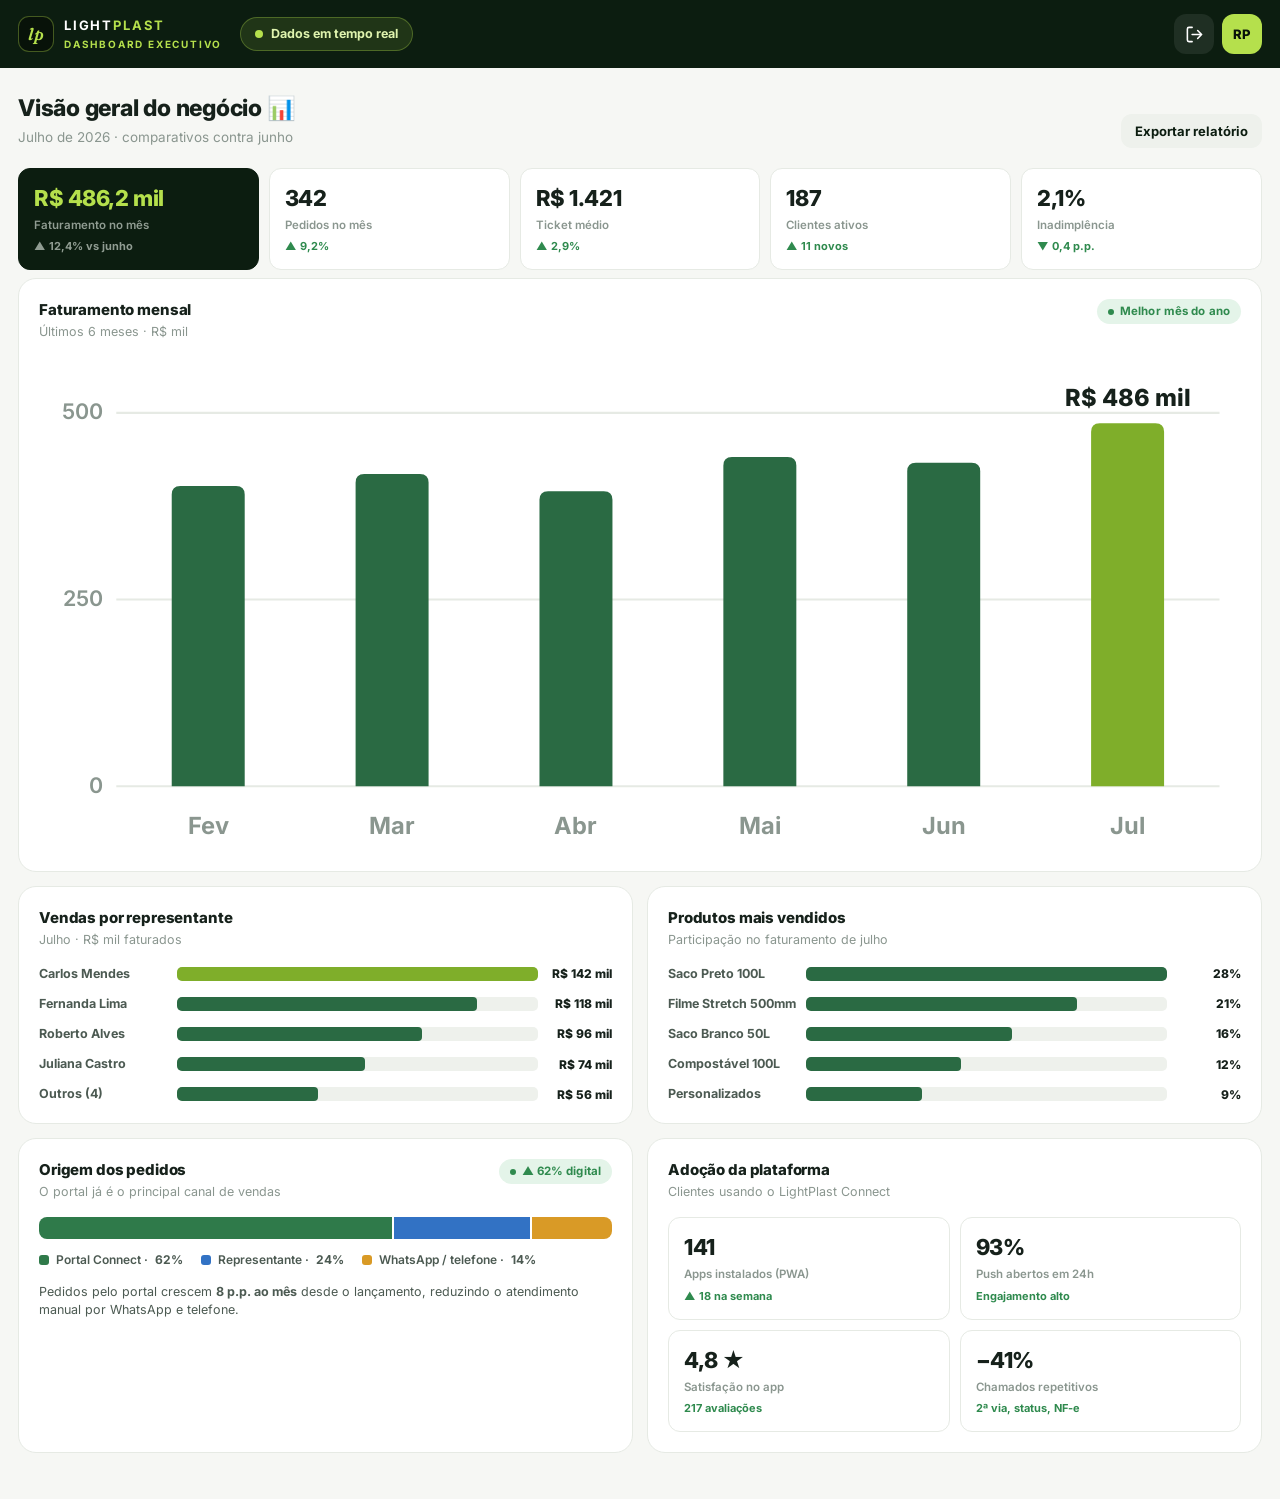
<file: diretoria.html>
<!doctype html>
<html lang="pt-BR">
<head>
  <meta charset="utf-8" />
  <meta name="viewport" content="width=device-width, initial-scale=1, viewport-fit=cover" />
  <title>Dashboard Executivo — LightPlast Connect</title>
  <meta name="theme-color" content="#0c1d10" />
  <link rel="icon" href="icons/icon.svg" type="image/svg+xml" />
  <link rel="preconnect" href="https://fonts.googleapis.com" />
  <link rel="preconnect" href="https://fonts.gstatic.com" crossorigin />
  <link href="https://fonts.googleapis.com/css2?family=Inter:wght@400;500;600;700;800&family=Fraunces:ital,wght@1,500;1,600&display=swap" rel="stylesheet" />
  <link rel="stylesheet" href="css/styles.css" />
  <link rel="stylesheet" href="css/producao.css" />
  <link rel="stylesheet" href="css/admin.css" />
</head>
<body class="prod-body">

  <header class="topbar">
    <div class="topbar-inner prod-topbar">
      <a class="brand" href="index.html" title="Voltar ao portal">
        <div class="logo-mark" style="width:36px;height:36px;font-size:17px;">lp</div>
        <div>
          <div class="brand-name">LIGHT<span>PLAST</span></div>
          <div class="prod-tagline">Dashboard Executivo</div>
        </div>
      </a>
      <span class="shift-pill">
        <span class="pulse-dot"></span>
        Dados em tempo real
      </span>
      <div class="topbar-actions">
        <a class="icon-btn" href="index.html" title="Sair"><svg viewBox="0 0 24 24" fill="none" stroke="currentColor" stroke-width="2" stroke-linecap="round" stroke-linejoin="round"><path d="M9 21H5a2 2 0 0 1-2-2V5a2 2 0 0 1 2-2h4M16 17l5-5-5-5M21 12H9"/></svg></a>
        <div class="avatar" title="Ricardo Portela — Diretor">RP</div>
      </div>
    </div>
  </header>

  <main class="prod-main">
    <div class="prod-container">

      <div class="prod-head">
        <div>
          <h1>Visão geral do negócio 📊</h1>
          <p>Julho de 2026 · comparativos contra junho</p>
        </div>
        <div class="prod-head-actions">
          <button class="btn btn-ghost btn-sm" onclick="toast('Relatório executivo exportado em PDF 📄')">Exportar relatório</button>
        </div>
      </div>

      <div class="prod-stats">
        <div class="pstat hl"><b>R$ 486,2 mil</b><span>Faturamento no mês</span><span class="delta up">▲ 12,4% vs junho</span></div>
        <div class="pstat"><b>342</b><span>Pedidos no mês</span><span class="delta up">▲ 9,2%</span></div>
        <div class="pstat"><b>R$ 1.421</b><span>Ticket médio</span><span class="delta up">▲ 2,9%</span></div>
        <div class="pstat"><b>187</b><span>Clientes ativos</span><span class="delta up">▲ 11 novos</span></div>
        <div class="pstat"><b>2,1%</b><span>Inadimplência</span><span class="delta up">▼ 0,4 p.p.</span></div>
      </div>

      <div class="admin-grid">

        <div class="admin-card span2">
          <div class="admin-card-head">
            <div>
              <h3>Faturamento mensal</h3>
              <div class="sub">Últimos 6 meses · R$ mil</div>
            </div>
            <span class="status-pill st-entregue">Melhor mês do ano</span>
          </div>
          <div class="colchart" id="revenue-chart"></div>
        </div>

        <div class="admin-card">
          <div class="admin-card-head">
            <div>
              <h3>Vendas por representante</h3>
              <div class="sub">Julho · R$ mil faturados</div>
            </div>
          </div>
          <div id="reps-chart"></div>
        </div>

        <div class="admin-card">
          <div class="admin-card-head">
            <div>
              <h3>Produtos mais vendidos</h3>
              <div class="sub">Participação no faturamento de julho</div>
            </div>
          </div>
          <div id="products-chart"></div>
        </div>

        <div class="admin-card">
          <div class="admin-card-head">
            <div>
              <h3>Origem dos pedidos</h3>
              <div class="sub">O portal já é o principal canal de vendas</div>
            </div>
            <span class="status-pill st-entregue">▲ 62% digital</span>
          </div>
          <div class="stackbar" id="channels-bar"></div>
          <div class="stack-legend" id="channels-legend"></div>
          <p style="font-size:12.5px;color:var(--ink-2);margin-top:14px;line-height:1.5;">
            Pedidos pelo portal crescem <b>8 p.p. ao mês</b> desde o lançamento,
            reduzindo o atendimento manual por WhatsApp e telefone.
          </p>
        </div>

        <div class="admin-card">
          <div class="admin-card-head">
            <div>
              <h3>Adoção da plataforma</h3>
              <div class="sub">Clientes usando o LightPlast Connect</div>
            </div>
          </div>
          <div class="prod-stats" style="grid-template-columns:minmax(0,1fr) minmax(0,1fr);margin-top:2px;">
            <div class="pstat"><b>141</b><span>Apps instalados (PWA)</span><span class="delta up">▲ 18 na semana</span></div>
            <div class="pstat"><b>93%</b><span>Push abertos em 24h</span><span class="delta up">Engajamento alto</span></div>
            <div class="pstat"><b>4,8 ★</b><span>Satisfação no app</span><span class="delta up">217 avaliações</span></div>
            <div class="pstat"><b>−41%</b><span>Chamados repetitivos</span><span class="delta up">2ª via, status, NF-e</span></div>
          </div>
        </div>

      </div>
    </div>
  </main>

  <div class="toast" id="toast"></div>

  <script src="js/admin-shared.js"></script>
  <script src="js/diretoria.js"></script>
</body>
</html>
</file>
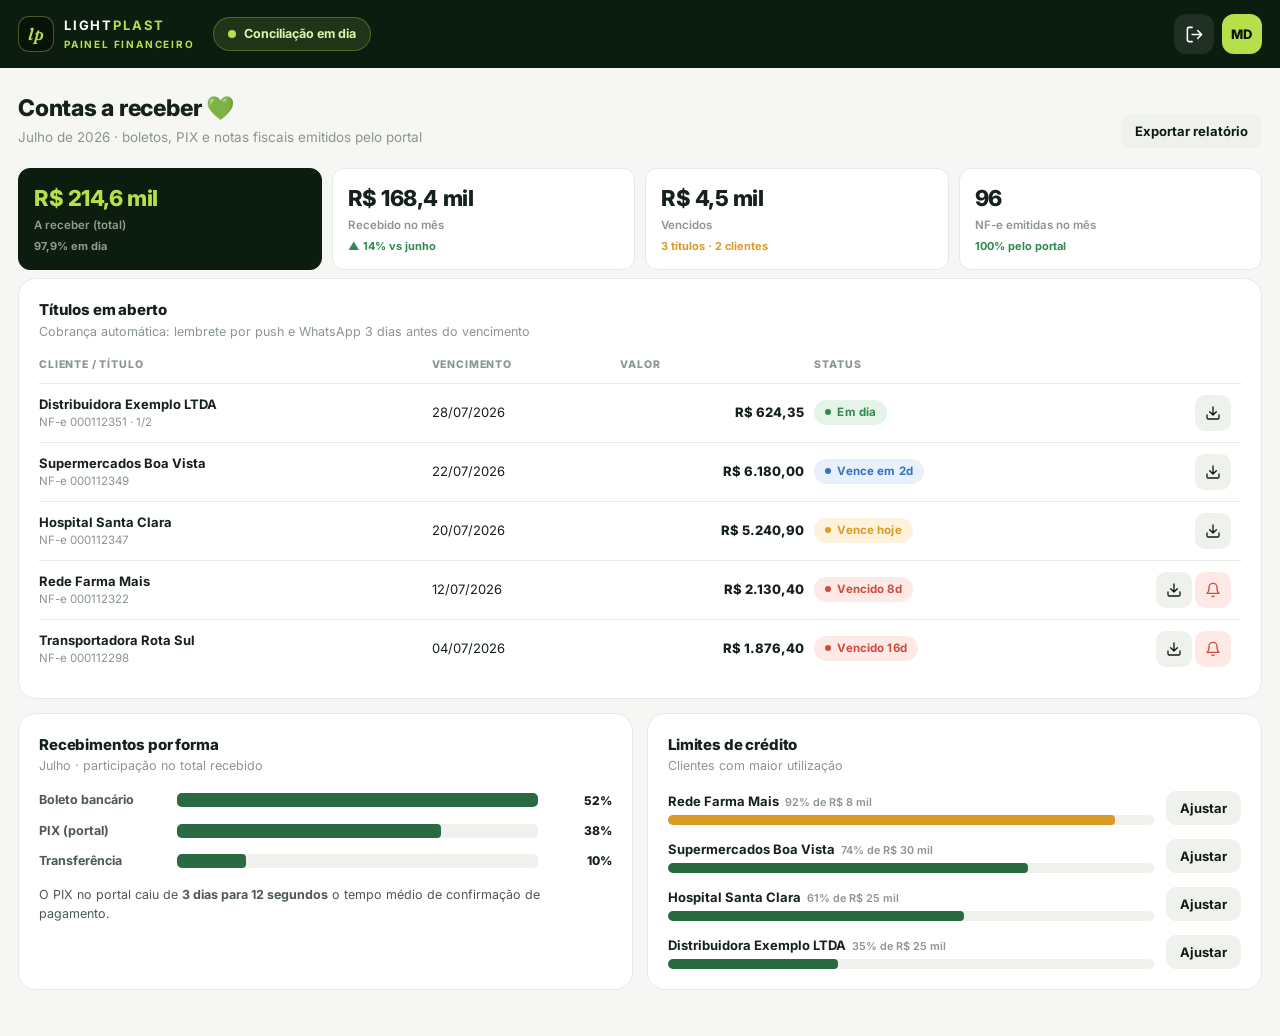
<file: financeiro.html>
<!doctype html>
<html lang="pt-BR">
<head>
  <meta charset="utf-8" />
  <meta name="viewport" content="width=device-width, initial-scale=1, viewport-fit=cover" />
  <title>Painel Financeiro — LightPlast Connect</title>
  <meta name="theme-color" content="#0c1d10" />
  <link rel="icon" href="icons/icon.svg" type="image/svg+xml" />
  <link rel="preconnect" href="https://fonts.googleapis.com" />
  <link rel="preconnect" href="https://fonts.gstatic.com" crossorigin />
  <link href="https://fonts.googleapis.com/css2?family=Inter:wght@400;500;600;700;800&family=Fraunces:ital,wght@1,500;1,600&display=swap" rel="stylesheet" />
  <link rel="stylesheet" href="css/styles.css" />
  <link rel="stylesheet" href="css/producao.css" />
  <link rel="stylesheet" href="css/admin.css" />
</head>
<body class="prod-body">

  <header class="topbar">
    <div class="topbar-inner prod-topbar">
      <a class="brand" href="index.html" title="Voltar ao portal">
        <div class="logo-mark" style="width:36px;height:36px;font-size:17px;">lp</div>
        <div>
          <div class="brand-name">LIGHT<span>PLAST</span></div>
          <div class="prod-tagline">Painel Financeiro</div>
        </div>
      </a>
      <span class="shift-pill">
        <span class="pulse-dot"></span>
        Conciliação em dia
      </span>
      <div class="topbar-actions">
        <a class="icon-btn" href="index.html" title="Sair"><svg viewBox="0 0 24 24" fill="none" stroke="currentColor" stroke-width="2" stroke-linecap="round" stroke-linejoin="round"><path d="M9 21H5a2 2 0 0 1-2-2V5a2 2 0 0 1 2-2h4M16 17l5-5-5-5M21 12H9"/></svg></a>
        <div class="avatar" title="Marina Duarte — Financeiro">MD</div>
      </div>
    </div>
  </header>

  <main class="prod-main">
    <div class="prod-container">

      <div class="prod-head">
        <div>
          <h1>Contas a receber 💚</h1>
          <p>Julho de 2026 · boletos, PIX e notas fiscais emitidos pelo portal</p>
        </div>
        <div class="prod-head-actions">
          <button class="btn btn-ghost btn-sm" onclick="toast('Relatório financeiro exportado em Excel 📊')">Exportar relatório</button>
        </div>
      </div>

      <div class="prod-stats cols4">
        <div class="pstat hl"><b>R$ 214,6 mil</b><span>A receber (total)</span><span class="delta up">97,9% em dia</span></div>
        <div class="pstat"><b>R$ 168,4 mil</b><span>Recebido no mês</span><span class="delta up">▲ 14% vs junho</span></div>
        <div class="pstat"><b>R$ 4,5 mil</b><span>Vencidos</span><span class="delta warn">3 títulos · 2 clientes</span></div>
        <div class="pstat"><b>96</b><span>NF-e emitidas no mês</span><span class="delta up">100% pelo portal</span></div>
      </div>

      <div class="admin-grid">

        <div class="admin-card span2">
          <div class="admin-card-head">
            <div>
              <h3>Títulos em aberto</h3>
              <div class="sub">Cobrança automática: lembrete por push e WhatsApp 3 dias antes do vencimento</div>
            </div>
          </div>
          <div class="table-scroll">
            <table class="admin-table" id="titles-table"></table>
          </div>
        </div>

        <div class="admin-card">
          <div class="admin-card-head">
            <div>
              <h3>Recebimentos por forma</h3>
              <div class="sub">Julho · participação no total recebido</div>
            </div>
          </div>
          <div id="payment-chart"></div>
          <p style="font-size:12.5px;color:var(--ink-2);margin-top:16px;line-height:1.5;">
            O PIX no portal caiu de <b>3 dias para 12 segundos</b> o tempo médio de
            confirmação de pagamento.
          </p>
        </div>

        <div class="admin-card">
          <div class="admin-card-head">
            <div>
              <h3>Limites de crédito</h3>
              <div class="sub">Clientes com maior utilização</div>
            </div>
          </div>
          <div id="credit-list"></div>
        </div>

      </div>
    </div>
  </main>

  <div class="toast" id="toast"></div>

  <script src="js/admin-shared.js"></script>
  <script src="js/financeiro.js"></script>
</body>
</html>
</file>
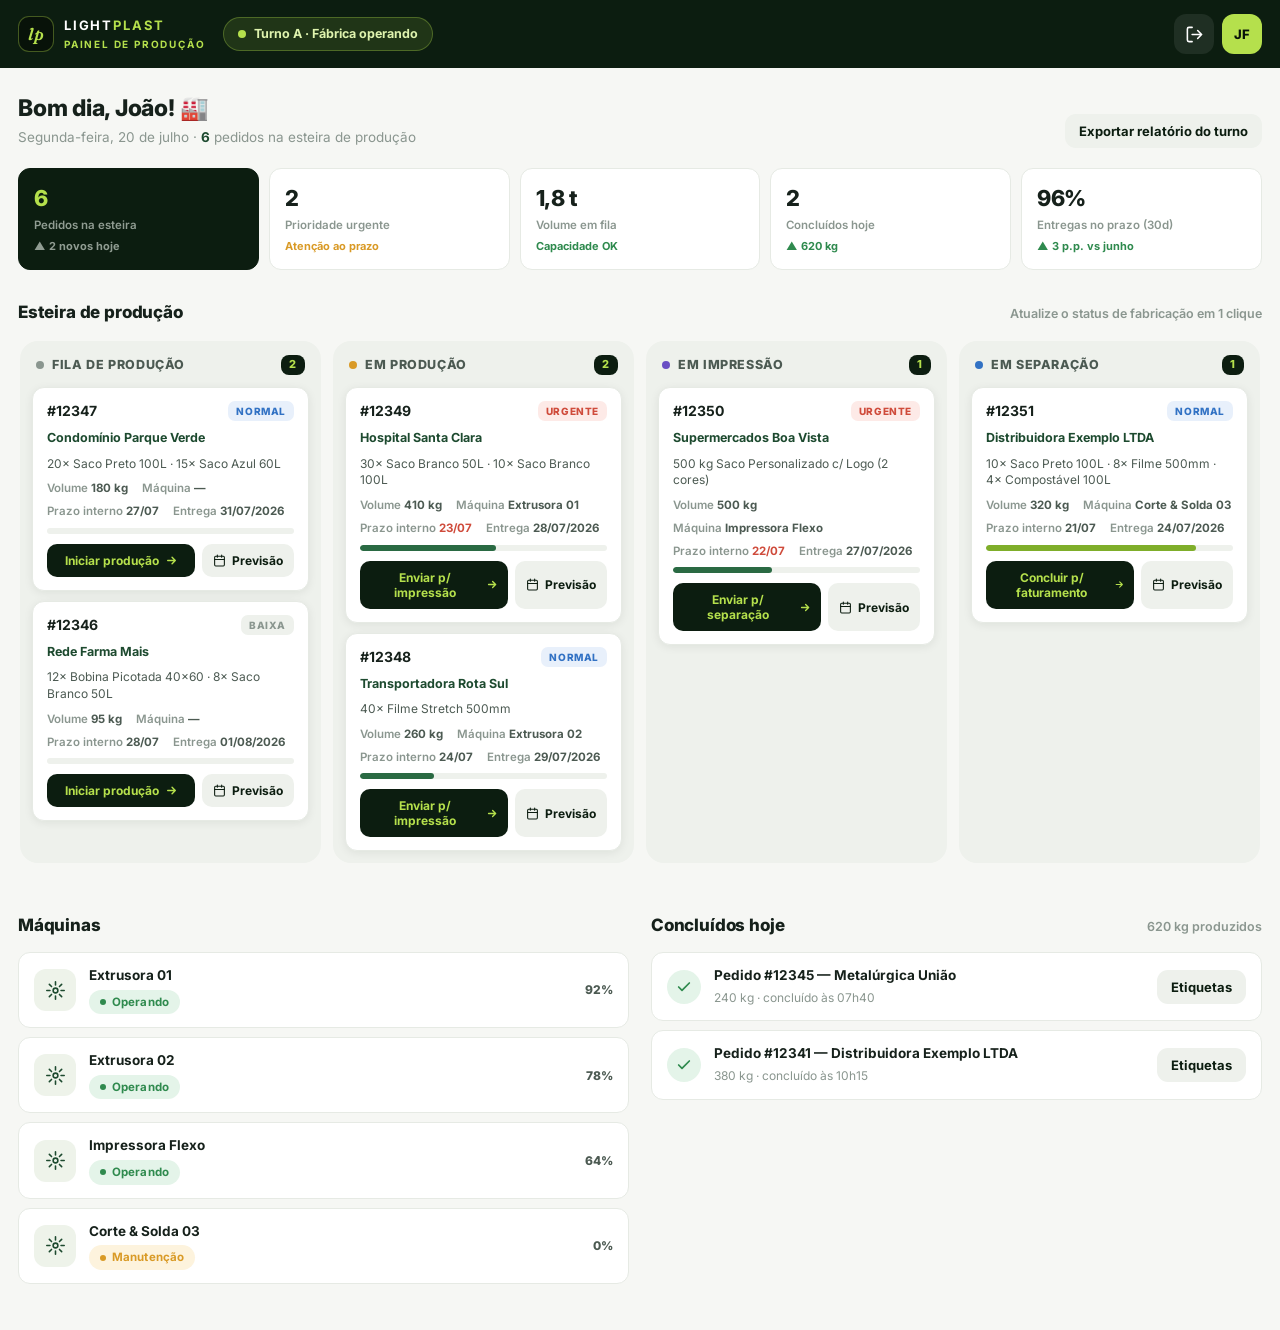
<file: producao.html>
<!doctype html>
<html lang="pt-BR">
<head>
  <meta charset="utf-8" />
  <meta name="viewport" content="width=device-width, initial-scale=1, viewport-fit=cover" />
  <title>Painel de Produção — LightPlast Connect</title>
  <meta name="theme-color" content="#0c1d10" />
  <link rel="icon" href="icons/icon.svg" type="image/svg+xml" />
  <link rel="preconnect" href="https://fonts.googleapis.com" />
  <link rel="preconnect" href="https://fonts.gstatic.com" crossorigin />
  <link href="https://fonts.googleapis.com/css2?family=Inter:wght@400;500;600;700;800&family=Fraunces:ital,wght@1,500;1,600&display=swap" rel="stylesheet" />
  <link rel="stylesheet" href="css/styles.css" />
  <link rel="stylesheet" href="css/producao.css" />
</head>
<body class="prod-body">

  <header class="topbar">
    <div class="topbar-inner prod-topbar">
      <a class="brand" href="index.html" title="Voltar ao portal">
        <div class="logo-mark" style="width:36px;height:36px;font-size:17px;">lp</div>
        <div>
          <div class="brand-name">LIGHT<span>PLAST</span></div>
          <div class="prod-tagline">Painel de Produção</div>
        </div>
      </a>
      <span class="shift-pill">
        <span class="pulse-dot"></span>
        Turno A · Fábrica operando
      </span>
      <div class="topbar-actions">
        <a class="icon-btn" href="index.html" title="Sair do painel">
          <svg viewBox="0 0 24 24" fill="none" stroke="currentColor" stroke-width="2" stroke-linecap="round" stroke-linejoin="round"><path d="M9 21H5a2 2 0 0 1-2-2V5a2 2 0 0 1 2-2h4M16 17l5-5-5-5M21 12H9"/></svg>
        </a>
        <div class="avatar" title="João Ferreira — Líder de Produção">JF</div>
      </div>
    </div>
  </header>

  <main class="prod-main">
    <div class="prod-container">

      <div class="prod-head">
        <div>
          <h1>Bom dia, João! 🏭</h1>
          <p>Segunda-feira, 20 de julho · <b id="total-fila"></b> pedidos na esteira de produção</p>
        </div>
        <div class="prod-head-actions">
          <button class="btn btn-ghost btn-sm" onclick="toast('Relatório do turno exportado em PDF 📄')">Exportar relatório do turno</button>
        </div>
      </div>

      <div class="prod-stats" id="prod-stats"></div>

      <div class="section-title" style="margin-top:30px;">
        <h2>Esteira de produção</h2>
        <span class="kanban-hint">Atualize o status de fabricação em 1 clique</span>
      </div>
      <div class="kanban" id="kanban"></div>

      <div class="prod-cols">
        <div>
          <div class="section-title"><h2>Máquinas</h2></div>
          <div id="machines"></div>
        </div>
        <div>
          <div class="section-title"><h2>Concluídos hoje</h2><span class="kanban-hint" id="done-kg"></span></div>
          <div id="done-list"></div>
        </div>
      </div>

    </div>
  </main>

  <!-- Sheet: previsão de entrega -->
  <div class="sheet-backdrop" id="eta-sheet">
    <div class="sheet" style="max-width:420px;">
      <div class="sheet-grab"></div>
      <div class="sheet-head">
        <button class="sheet-close" onclick="closeEta()"><svg viewBox="0 0 24 24" fill="none" stroke="currentColor" stroke-width="2.4" stroke-linecap="round" stroke-linejoin="round"><path d="M18 6L6 18M6 6l12 12"/></svg></button>
      </div>
      <div class="sheet-body" id="eta-body"></div>
    </div>
  </div>

  <div class="toast" id="toast"></div>

  <script src="js/producao-data.js"></script>
  <script src="js/producao.js"></script>
</body>
</html>
</file>
<file: css/styles.css>
/* ============================================================
   LightPlast Connect — Design System
   Paleta baseada na identidade LightPlast:
   verde floresta profundo + verde-lima + neutros quentes
   ============================================================ */

:root {
  /* Marca */
  --green-950: #081209;
  --green-900: #0c1d10;
  --green-850: #102718;
  --green-800: #143220;
  --green-700: #1d4a2f;
  --green-600: #2a6a43;
  --green-500: #3d8a58;
  --lime: #b5e04c;
  --lime-soft: #dff3ae;
  --lime-dark: #7fae2a;

  /* Neutros */
  --paper: #f6f7f4;
  --card: #ffffff;
  --ink: #16211b;
  --ink-2: #4c5a52;
  --ink-3: #8a968f;
  --line: #e6eae4;

  /* Feedback */
  --amber: #d99a26;
  --amber-bg: #fdf3dd;
  --blue: #3272c4;
  --blue-bg: #e8f0fb;
  --red: #cf4b3b;
  --red-bg: #fdeae7;
  --ok: #2f8a4e;
  --ok-bg: #e4f4e9;

  --radius: 18px;
  --radius-sm: 12px;
  --shadow: 0 8px 28px rgba(8, 24, 12, 0.10);
  --shadow-sm: 0 2px 10px rgba(8, 24, 12, 0.07);

  --font: "Inter", -apple-system, BlinkMacSystemFont, "Segoe UI", Roboto, sans-serif;
  --serif: "Fraunces", Georgia, "Times New Roman", serif;
}

* { margin: 0; padding: 0; box-sizing: border-box; }
html { -webkit-text-size-adjust: 100%; }
/* Trava anti-rolagem lateral: a página nunca excede a largura da tela.
   hidden = fallback p/ navegadores antigos; clip (não quebra sticky) vence
   onde houver suporte */
html, body { overflow-x: hidden; overflow-x: clip; max-width: 100%; }
body {
  font-family: var(--font);
  background: var(--green-950);
  color: var(--ink);
  font-size: 15px;
  line-height: 1.45;
  -webkit-font-smoothing: antialiased;
}
button { font-family: inherit; cursor: pointer; border: none; background: none; }
input, select, textarea { font-family: inherit; }
a { color: inherit; text-decoration: none; }
img, svg { display: block; }

/* ============ Cascas / layout geral ============ */
#app { display: none; min-height: 100dvh; width: 100%; }
#app.active { display: flex; }

.app-frame {
  flex: 1;
  min-width: 0;
  max-width: 100%;
  display: flex;
  min-height: 100dvh;
  background: var(--paper);
}

/* Sidebar (desktop) */
.sidebar {
  display: none;
  width: 264px;
  flex-shrink: 0;
  background: linear-gradient(180deg, var(--green-900) 0%, var(--green-950) 100%);
  color: #e9f2ea;
  padding: 28px 18px;
  flex-direction: column;
  gap: 6px;
  position: sticky;
  top: 0;
  height: 100dvh;
  overflow-y: auto;
}
.sidebar .brand { display: flex; align-items: center; gap: 12px; padding: 0 10px 22px; }
.sidebar .nav-label {
  font-size: 11px; letter-spacing: 0.12em; text-transform: uppercase;
  color: rgba(233, 242, 234, 0.4); padding: 16px 12px 6px;
}
.side-link {
  display: flex; align-items: center; gap: 12px;
  padding: 11px 12px; border-radius: 12px;
  color: rgba(233, 242, 234, 0.75); font-size: 14px; font-weight: 500;
  transition: background 0.15s, color 0.15s;
  width: 100%; text-align: left;
}
.side-link svg { width: 19px; height: 19px; flex-shrink: 0; }
.side-link:hover { background: rgba(255, 255, 255, 0.06); color: #fff; }
.side-link.active { background: var(--lime); color: var(--green-950); font-weight: 700; }
.side-link .pill-badge {
  margin-left: auto; background: var(--lime); color: var(--green-950);
  font-size: 11px; font-weight: 700; border-radius: 99px; padding: 1px 8px;
}
.side-link.active .pill-badge { background: var(--green-950); color: var(--lime); }

.sidebar .side-user {
  margin-top: auto; display: flex; align-items: center; gap: 10px;
  padding: 14px 10px 4px; border-top: 1px solid rgba(255, 255, 255, 0.08);
}
.sidebar .side-user small { color: rgba(233, 242, 234, 0.5); display: block; font-size: 11px; }

/* Área principal */
.main {
  flex: 1;
  min-width: 0;
  display: flex;
  flex-direction: column;
  padding-bottom: 92px; /* espaço p/ bottom nav */
}
.screen { display: none; flex: 1; animation: fadeUp 0.28s ease; }
.screen.active { display: block; }
@keyframes fadeUp {
  from { opacity: 0; transform: translateY(10px); }
  to { opacity: 1; transform: none; }
}

.container { max-width: 980px; margin: 0 auto; padding: 0 18px; width: 100%; }

/* ============ Topbar ============ */
.topbar {
  position: sticky; top: 0; z-index: 40;
  background: var(--green-900);
  color: #fff;
  padding-top: env(safe-area-inset-top);
}
.topbar-inner {
  max-width: 980px; margin: 0 auto; padding: 14px 18px;
  display: flex; align-items: center; gap: 12px;
}
.topbar .brand { display: flex; align-items: center; gap: 10px; }
.topbar-actions { margin-left: auto; display: flex; align-items: center; gap: 8px; }
.icon-btn {
  width: 40px; height: 40px; border-radius: 12px;
  display: grid; place-items: center;
  background: rgba(255, 255, 255, 0.08); color: #fff;
  position: relative; transition: background 0.15s;
}
.icon-btn:hover { background: rgba(255, 255, 255, 0.16); }
.icon-btn svg { width: 19px; height: 19px; }
.icon-btn .dot {
  position: absolute; top: 9px; right: 9px; width: 8px; height: 8px;
  background: var(--lime); border-radius: 50%; border: 2px solid var(--green-900);
}
.avatar {
  width: 40px; height: 40px; border-radius: 12px;
  background: var(--lime); color: var(--green-950);
  display: grid; place-items: center;
  font-weight: 800; font-size: 13px; letter-spacing: 0.02em;
}

/* Logo */
.logo-mark {
  width: 40px; height: 40px; border-radius: 11px;
  background: var(--green-950);
  border: 1px solid rgba(181, 224, 76, 0.35);
  display: grid; place-items: center;
  font-family: var(--serif); font-style: italic; font-weight: 600;
  color: var(--lime); font-size: 19px;
}
.logo-mark.lg { width: 62px; height: 62px; font-size: 30px; border-radius: 17px; }
.brand-name { font-weight: 700; letter-spacing: 0.14em; font-size: 13px; text-transform: uppercase; }
.brand-name span { color: var(--lime); }

/* ============ Bottom nav (mobile) ============ */
.bottom-nav {
  position: fixed; bottom: 0; left: 0; right: 0; z-index: 50;
  background: rgba(12, 29, 16, 0.97);
  backdrop-filter: blur(12px);
  border-top: 1px solid rgba(255, 255, 255, 0.07);
  display: flex; justify-content: space-around; align-items: flex-end;
  padding: 8px 6px calc(10px + env(safe-area-inset-bottom));
}
.bnav-item {
  display: flex; flex-direction: column; align-items: center; gap: 3px;
  color: rgba(233, 242, 234, 0.55); font-size: 10.5px; font-weight: 600;
  min-width: 58px; padding: 4px 2px; border-radius: 10px;
}
.bnav-item svg { width: 22px; height: 22px; }
.bnav-item.active { color: var(--lime); }
.bnav-fab {
  width: 54px; height: 54px; border-radius: 18px;
  background: var(--lime); color: var(--green-950);
  display: grid; place-items: center;
  margin-top: -26px;
  box-shadow: 0 8px 20px rgba(181, 224, 76, 0.35);
  border: 4px solid var(--green-900);
}
.bnav-fab svg { width: 24px; height: 24px; }

/* ============ Componentes ============ */
.card {
  background: var(--card); border-radius: var(--radius);
  box-shadow: var(--shadow-sm); padding: 18px;
}
.section-title {
  display: flex; align-items: baseline; justify-content: space-between;
  margin: 26px 0 14px;
}
.section-title h2 { font-size: 17px; font-weight: 800; letter-spacing: -0.01em; }
.section-title a, .section-title button {
  font-size: 13px; font-weight: 700; color: var(--green-600);
}

.btn {
  display: inline-flex; align-items: center; justify-content: center; gap: 8px;
  border-radius: 14px; font-weight: 700; font-size: 14.5px;
  padding: 14px 22px; transition: transform 0.12s, filter 0.15s, background 0.15s;
  width: 100%;
}
.btn:active { transform: scale(0.98); }
.btn svg { width: 18px; height: 18px; }
.btn-lime { background: var(--lime); color: var(--green-950); }
.btn-lime:hover { filter: brightness(1.05); }
.btn-dark { background: var(--green-900); color: #fff; }
.btn-dark:hover { background: var(--green-800); }
.btn-ghost { background: #eef1ec; color: var(--green-900); }
.btn-ghost:hover { background: #e4e9e2; }
.btn-outline {
  background: transparent; color: var(--green-900);
  border: 1.5px solid var(--line);
}
.btn-sm { padding: 9px 14px; font-size: 13px; border-radius: 11px; width: auto; }

.chip-row {
  display: flex; gap: 8px; overflow-x: auto; padding: 4px 2px 10px;
  scrollbar-width: none;
  /* impede que o conteúdo rolável estique a página */
  width: 0; min-width: 100%;
}
.chip-row::-webkit-scrollbar { display: none; }
.chip {
  flex-shrink: 0; padding: 8px 16px; border-radius: 99px;
  background: #fff; border: 1.5px solid var(--line);
  font-size: 13px; font-weight: 600; color: var(--ink-2);
  transition: all 0.15s;
}
.chip.active { background: var(--green-900); border-color: var(--green-900); color: var(--lime); }

.status-pill {
  display: inline-flex; align-items: center; gap: 6px;
  font-size: 11.5px; font-weight: 700; border-radius: 99px; padding: 4px 11px;
  letter-spacing: 0.01em;
}
.status-pill::before { content: ""; width: 6px; height: 6px; border-radius: 50%; background: currentColor; }
.st-separacao { background: var(--blue-bg); color: var(--blue); }
.st-producao { background: var(--amber-bg); color: var(--amber); }
.st-faturado { background: #eee9fb; color: #6a4fc4; }
.st-entregue { background: var(--ok-bg); color: var(--ok); }
.st-cancelado { background: var(--red-bg); color: var(--red); }
.st-aberto { background: var(--amber-bg); color: var(--amber); }
.st-pago { background: var(--ok-bg); color: var(--ok); }

/* ============ Login ============ */
#screen-login {
  min-height: 100dvh;
  background:
    radial-gradient(1000px 500px at 85% -10%, rgba(181, 224, 76, 0.13), transparent 60%),
    radial-gradient(800px 600px at -20% 110%, rgba(42, 106, 67, 0.35), transparent 55%),
    linear-gradient(165deg, var(--green-900) 0%, var(--green-950) 70%);
  flex-direction: column;
  color: #fff;
}
#screen-login.active { display: flex; }
.login-wrap {
  width: 100%; max-width: 420px; margin: auto; padding: 44px 26px 30px;
  display: flex; flex-direction: column; gap: 0;
}
.login-hero { text-align: left; margin-bottom: 34px; }
.login-hero .logo-row { display: flex; align-items: center; gap: 14px; margin-bottom: 34px; }
.login-hero h1 {
  font-size: 34px; line-height: 1.12; font-weight: 800; letter-spacing: -0.02em;
}
.login-hero h1 em {
  font-family: var(--serif); font-style: italic; font-weight: 500; color: var(--lime);
}
.login-hero p { color: rgba(233, 242, 234, 0.62); margin-top: 12px; font-size: 14.5px; max-width: 300px; }

.login-card { display: flex; flex-direction: column; gap: 12px; }
.field label {
  display: block; font-size: 12px; font-weight: 700; letter-spacing: 0.06em;
  text-transform: uppercase; color: rgba(233, 242, 234, 0.55); margin-bottom: 7px;
}
.field .input-wrap {
  display: flex; align-items: center; gap: 10px;
  background: rgba(255, 255, 255, 0.07);
  border: 1px solid rgba(255, 255, 255, 0.13);
  border-radius: 14px; padding: 0 15px;
  transition: border-color 0.15s;
}
.field .input-wrap:focus-within { border-color: var(--lime); }
.field .input-wrap svg { width: 18px; height: 18px; color: rgba(233, 242, 234, 0.5); flex-shrink: 0; }
.field input {
  flex: 1; background: transparent; border: none; outline: none;
  color: #fff; font-size: 15px; padding: 14.5px 0;
}
.field input::placeholder { color: rgba(233, 242, 234, 0.35); }

/* Seletor de perfil de acesso */
.role-grid { display: grid; grid-template-columns: repeat(3, minmax(0, 1fr)); gap: 8px; }
.role-chip {
  display: flex; flex-direction: column; align-items: center; justify-content: center; gap: 6px;
  background: rgba(255, 255, 255, 0.07);
  border: 1px solid rgba(255, 255, 255, 0.13);
  border-radius: 13px; padding: 11px 4px 10px;
  color: rgba(233, 242, 234, 0.8); font-size: 11px; font-weight: 700;
  transition: all 0.15s; line-height: 1.15; text-align: center;
}
.role-chip svg { width: 17px; height: 17px; opacity: 0.8; }
.role-chip:hover { background: rgba(255, 255, 255, 0.12); }
.role-chip.active {
  background: var(--lime); border-color: var(--lime);
  color: var(--green-950); font-weight: 800;
}
.role-chip.active svg { opacity: 1; }
@media (max-width: 340px) { .role-grid { grid-template-columns: repeat(2, minmax(0, 1fr)); } }

.login-aux { display: flex; justify-content: flex-end; margin-top: -2px; }
.login-aux a { font-size: 13px; color: rgba(233, 242, 234, 0.65); font-weight: 600; }
.login-aux a:hover { color: var(--lime); }

.divider {
  display: flex; align-items: center; gap: 12px; margin: 16px 0 4px;
  color: rgba(233, 242, 234, 0.4); font-size: 12px; font-weight: 600;
}
.divider::before, .divider::after { content: ""; flex: 1; height: 1px; background: rgba(255, 255, 255, 0.12); }

.sso-row { display: grid; grid-template-columns: repeat(2, minmax(0, 1fr)); gap: 10px; }
.btn-sso {
  display: flex; align-items: center; justify-content: center; gap: 9px;
  background: rgba(255, 255, 255, 0.07); border: 1px solid rgba(255, 255, 255, 0.13);
  color: #fff; border-radius: 14px; padding: 13px; font-weight: 600; font-size: 13.5px;
  transition: background 0.15s;
}
.btn-sso:hover { background: rgba(255, 255, 255, 0.13); }
.btn-sso svg { width: 17px; height: 17px; }

.login-footer { text-align: center; margin-top: 26px; font-size: 13.5px; color: rgba(233, 242, 234, 0.55); }
.login-footer a { color: var(--lime); font-weight: 700; }
.login-secure {
  display: flex; align-items: center; justify-content: center; gap: 7px;
  margin-top: 26px; font-size: 12px; color: rgba(233, 242, 234, 0.4);
}
.login-secure svg { width: 14px; height: 14px; }

/* ============ Dashboard ============ */
.hero-strip {
  background: linear-gradient(150deg, var(--green-900) 0%, var(--green-850) 100%);
  color: #fff; padding: 22px 0 74px;
  border-radius: 0 0 30px 30px;
}
.hero-strip .greet h1 { font-size: 22px; font-weight: 800; letter-spacing: -0.01em; }
.hero-strip .greet p { color: rgba(233, 242, 234, 0.6); font-size: 13.5px; margin-top: 3px; }

.rep-card {
  margin-top: 18px;
  background: rgba(255, 255, 255, 0.06);
  border: 1px solid rgba(255, 255, 255, 0.1);
  border-radius: var(--radius); padding: 13px 15px;
  display: flex; align-items: center; gap: 12px;
}
.rep-card .avatar { background: var(--green-700); color: var(--lime-soft); }
.rep-card .rep-info { flex: 1; min-width: 0; }
.rep-card .rep-info small {
  display: block; font-size: 11px; text-transform: uppercase; letter-spacing: 0.08em;
  color: rgba(233, 242, 234, 0.5);
}
.rep-card .rep-info strong { font-size: 14.5px; }
.wa-btn {
  width: 42px; height: 42px; border-radius: 13px; flex-shrink: 0;
  background: #25d366; color: #fff; display: grid; place-items: center;
}
.wa-btn svg { width: 21px; height: 21px; }

.stats-grid {
  display: grid; grid-template-columns: repeat(4, minmax(0, 1fr)); gap: 10px;
  margin-top: -52px;
}
.stat-card {
  background: var(--card); border-radius: var(--radius-sm);
  box-shadow: var(--shadow-sm); padding: 14px 12px;
  display: flex; flex-direction: column; gap: 6px;
  border: 1px solid var(--line);
}
.stat-card .stat-ico {
  width: 30px; height: 30px; border-radius: 9px; display: grid; place-items: center;
}
.stat-card .stat-ico svg { width: 16px; height: 16px; }
.stat-card b { font-size: 21px; font-weight: 800; letter-spacing: -0.02em; }
.stat-card span { font-size: 11px; font-weight: 600; color: var(--ink-3); line-height: 1.25; }

.shortcut-grid { display: grid; grid-template-columns: repeat(4, minmax(0, 1fr)); gap: 10px; }
.shortcut {
  background: var(--card); border: 1px solid var(--line);
  border-radius: var(--radius-sm);
  padding: 14px 8px 12px; display: flex; flex-direction: column; align-items: center; gap: 8px;
  font-size: 11.5px; font-weight: 700; color: var(--ink-2); text-align: center;
  transition: transform 0.12s, box-shadow 0.15s;
}
.shortcut:hover { transform: translateY(-2px); box-shadow: var(--shadow-sm); }
.shortcut .sc-ico {
  width: 42px; height: 42px; border-radius: 13px;
  background: var(--green-900); color: var(--lime);
  display: grid; place-items: center;
}
.shortcut .sc-ico svg { width: 20px; height: 20px; }

/* Carrossel de promoções */
.promo-scroll {
  display: flex; gap: 12px; overflow-x: auto; padding: 2px 2px 8px;
  scroll-snap-type: x mandatory; scrollbar-width: none;
  width: 0; min-width: 100%;
}
.promo-scroll::-webkit-scrollbar { display: none; }
.promo-card {
  flex: 0 0 82%; max-width: 340px; scroll-snap-align: start;
  border-radius: var(--radius); padding: 20px;
  min-height: 128px;
  display: flex; flex-direction: column; justify-content: space-between;
  position: relative; overflow: hidden;
}
.promo-card .promo-tag {
  font-size: 11px; font-weight: 800; letter-spacing: 0.1em; text-transform: uppercase;
  opacity: 0.75;
}
.promo-card h3 { font-size: 27px; font-weight: 800; letter-spacing: -0.02em; margin-top: 4px; }
.promo-card h3 em { font-family: var(--serif); font-style: italic; font-weight: 500; }
.promo-card p { font-size: 13px; opacity: 0.8; margin-top: 2px; }
.promo-card .promo-foot {
  display: flex; align-items: center; justify-content: space-between; margin-top: 14px;
  font-size: 12px; font-weight: 600; opacity: 0.85;
}
.promo-card .promo-code {
  background: rgba(255, 255, 255, 0.16); padding: 4px 11px; border-radius: 8px;
  font-weight: 800; letter-spacing: 0.06em; font-size: 12px;
}
.promo-dark { background: linear-gradient(140deg, var(--green-800), var(--green-950)); color: #fff; }
.promo-dark .promo-tag, .promo-dark h3 em { color: var(--lime); }
.promo-lime { background: linear-gradient(140deg, var(--lime), #cdeb7e); color: var(--green-950); }
.promo-lime .promo-code { background: rgba(8, 18, 9, 0.12); }
.promo-soft { background: linear-gradient(140deg, #ffffff, #eef4e6); color: var(--green-900); border: 1px solid var(--line); }
.promo-soft .promo-code { background: var(--green-900); color: var(--lime); }

/* Aviso */
.notice {
  display: flex; gap: 12px; align-items: flex-start;
  background: var(--amber-bg); border: 1px solid #f3e0b4;
  border-radius: var(--radius-sm); padding: 14px 15px;
}
.notice svg { width: 19px; height: 19px; color: var(--amber); flex-shrink: 0; margin-top: 1px; }
.notice b { font-size: 13.5px; display: block; color: #7a5410; }
.notice p { font-size: 12.5px; color: #97742e; margin-top: 2px; }

/* Lista de pedidos resumida */
.order-row {
  display: flex; align-items: center; gap: 13px;
  background: var(--card); border: 1px solid var(--line); border-radius: var(--radius-sm);
  padding: 14px 15px; width: 100%; text-align: left;
  transition: transform 0.12s, box-shadow 0.15s;
}
.order-row:hover { transform: translateY(-1px); box-shadow: var(--shadow-sm); }
.order-row + .order-row { margin-top: 9px; }
.order-ico {
  width: 42px; height: 42px; border-radius: 12px; flex-shrink: 0;
  background: #eef3ea; color: var(--green-700); display: grid; place-items: center;
}
.order-ico svg { width: 20px; height: 20px; }
.order-mid { flex: 1; min-width: 0; }
.order-mid b { font-size: 14.5px; display: flex; gap: 8px; align-items: center; }
.order-mid small { color: var(--ink-3); font-size: 12.5px; }
.order-end { text-align: right; flex-shrink: 0; }
.order-end b { font-size: 14.5px; display: block; }
.order-end .status-pill { margin-top: 4px; }

/* ============ Catálogo ============ */
.search-bar {
  display: flex; align-items: center; gap: 10px;
  background: var(--card); border: 1.5px solid var(--line);
  border-radius: 14px; padding: 0 15px; margin: 16px 0 12px;
  transition: border-color 0.15s;
}
.search-bar:focus-within { border-color: var(--green-600); }
.search-bar svg { width: 18px; height: 18px; color: var(--ink-3); flex-shrink: 0; }
.search-bar input { flex: 1; border: none; outline: none; background: none; font-size: 14.5px; padding: 13px 0; }

.product-grid { display: grid; grid-template-columns: repeat(2, minmax(0, 1fr)); gap: 12px; }
.product-card {
  background: var(--card); border: 1px solid var(--line); border-radius: var(--radius);
  overflow: hidden; display: flex; flex-direction: column;
  transition: transform 0.15s, box-shadow 0.2s;
  position: relative; text-align: left;
}
.product-card:hover { transform: translateY(-3px); box-shadow: var(--shadow); }
.product-thumb {
  aspect-ratio: 4 / 3.2; background: linear-gradient(160deg, #eef3ea, #e2ebdc);
  display: grid; place-items: center; position: relative;
}
.product-thumb svg { width: 58%; height: 58%; }
.product-badge {
  position: absolute; top: 10px; left: 10px;
  background: var(--green-900); color: var(--lime);
  font-size: 10.5px; font-weight: 800; padding: 4px 9px; border-radius: 8px;
  letter-spacing: 0.03em;
}
.fav-btn {
  position: absolute; top: 8px; right: 8px;
  width: 32px; height: 32px; border-radius: 10px;
  background: rgba(255, 255, 255, 0.9); display: grid; place-items: center;
  color: var(--ink-3); transition: color 0.15s, transform 0.12s;
}
.fav-btn:active { transform: scale(0.88); }
.fav-btn.on { color: var(--red); }
.fav-btn svg { width: 16px; height: 16px; }
.product-body { padding: 12px 13px 13px; display: flex; flex-direction: column; gap: 3px; flex: 1; }
.product-body b { font-size: 13.5px; line-height: 1.3; }
.product-body small { color: var(--ink-3); font-size: 11.5px; }
.product-foot { display: flex; align-items: center; justify-content: space-between; margin-top: 9px; }
.product-price { font-size: 15px; font-weight: 800; letter-spacing: -0.01em; }
.product-price.consult { font-size: 12px; color: var(--green-600); }
.add-btn {
  width: 34px; height: 34px; border-radius: 11px;
  background: var(--green-900); color: var(--lime);
  display: grid; place-items: center; transition: transform 0.12s, background 0.15s;
}
.add-btn:hover { background: var(--green-700); }
.add-btn:active { transform: scale(0.88); }
.add-btn svg { width: 16px; height: 16px; }

/* ============ Detalhe do produto (modal) ============ */
.sheet-backdrop {
  position: fixed; inset: 0; z-index: 90;
  background: rgba(8, 18, 9, 0.55); backdrop-filter: blur(3px);
  display: none; align-items: flex-end; justify-content: center;
}
.sheet-backdrop.open { display: flex; animation: fadeIn 0.2s ease; }
@keyframes fadeIn { from { opacity: 0; } to { opacity: 1; } }
.sheet {
  background: var(--paper); width: 100%; max-width: 560px;
  border-radius: 24px 24px 0 0; max-height: 88dvh; overflow-y: auto;
  animation: slideUp 0.28s cubic-bezier(0.2, 0.9, 0.3, 1);
  padding-bottom: calc(18px + env(safe-area-inset-bottom));
}
@keyframes slideUp { from { transform: translateY(40px); opacity: 0.6; } to { transform: none; opacity: 1; } }
.sheet-grab { width: 42px; height: 5px; border-radius: 99px; background: #d5dcd3; margin: 12px auto 4px; }
.sheet-head { display: flex; justify-content: flex-end; padding: 0 16px; }
.sheet-close {
  width: 34px; height: 34px; border-radius: 10px; background: #e8ece6;
  display: grid; place-items: center; color: var(--ink-2);
}
.sheet-close svg { width: 16px; height: 16px; }
.sheet-body { padding: 0 22px 10px; }
.sheet .product-hero {
  aspect-ratio: 16 / 8.5; border-radius: var(--radius);
  background: linear-gradient(160deg, #eef3ea, #dfe9d8);
  display: grid; place-items: center; margin-bottom: 16px;
}
.sheet .product-hero svg { height: 82%; }
.sheet h2 { font-size: 20px; font-weight: 800; letter-spacing: -0.01em; }
.sheet .variant { color: var(--ink-3); font-size: 13px; margin-top: 2px; }
.sheet .desc { font-size: 14px; color: var(--ink-2); margin: 12px 0 4px; }
.spec-table { margin-top: 14px; border: 1px solid var(--line); border-radius: var(--radius-sm); overflow: hidden; }
.spec-row {
  display: flex; justify-content: space-between; gap: 14px;
  padding: 10.5px 15px; font-size: 13px; background: #fff;
}
.spec-row + .spec-row { border-top: 1px solid var(--line); }
.spec-row span { color: var(--ink-3); }
.spec-row b { text-align: right; }
.sheet-cta {
  display: flex; gap: 10px; align-items: center;
  padding: 14px 22px 4px;
  position: sticky; bottom: 0;
  background: linear-gradient(transparent, var(--paper) 30%);
}
.sheet-price { flex-shrink: 0; }
.sheet-price small { display: block; font-size: 11px; color: var(--ink-3); font-weight: 600; }
.sheet-price b { font-size: 20px; font-weight: 800; }

/* ============ Pedido rápido ============ */
.qty-stepper {
  display: flex; align-items: center; gap: 2px;
  background: #eef1ec; border-radius: 11px; padding: 3px;
}
.qty-stepper button {
  width: 30px; height: 30px; border-radius: 8px; display: grid; place-items: center;
  color: var(--green-900); font-weight: 800; transition: background 0.15s;
}
.qty-stepper button:hover { background: #fff; }
.qty-stepper button svg { width: 14px; height: 14px; }
.qty-stepper .qty { min-width: 30px; text-align: center; font-weight: 800; font-size: 14px; }

.quick-row {
  display: flex; align-items: center; gap: 12px;
  background: var(--card); border: 1px solid var(--line); border-radius: var(--radius-sm);
  padding: 12px 13px;
}
.quick-row + .quick-row { margin-top: 9px; }
.quick-thumb {
  width: 52px; height: 52px; border-radius: 12px; flex-shrink: 0;
  background: linear-gradient(160deg, #eef3ea, #e2ebdc);
  display: grid; place-items: center;
}
.quick-thumb svg { width: 62%; height: 62%; }
.quick-mid { flex: 1; min-width: 0; }
.quick-mid b { font-size: 13.5px; display: block; line-height: 1.25; }
.quick-mid small { color: var(--ink-3); font-size: 12px; }
.quick-mid .price { font-size: 13px; font-weight: 800; margin-top: 3px; display: block; }

.cart-bar {
  position: fixed; left: 14px; right: 14px; bottom: calc(86px + env(safe-area-inset-bottom));
  z-index: 45; max-width: 560px; margin: 0 auto;
  background: var(--green-900); color: #fff; border-radius: 16px;
  display: none; align-items: center; gap: 12px; padding: 13px 16px;
  box-shadow: 0 14px 34px rgba(8, 24, 12, 0.4);
  animation: slideUp 0.25s ease;
}
.cart-bar.visible { display: flex; }
.cart-bar .cb-count {
  background: var(--lime); color: var(--green-950);
  font-weight: 800; font-size: 12px; border-radius: 9px; padding: 5px 10px;
}
.cart-bar .cb-total { flex: 1; font-weight: 700; font-size: 14.5px; }
.cart-bar .cb-go { color: var(--lime); font-weight: 800; font-size: 14px; display: flex; align-items: center; gap: 5px; }
.cart-bar .cb-go svg { width: 16px; height: 16px; }

/* ============ Carrinho ============ */
.cart-item {
  display: flex; gap: 12px; align-items: center;
  background: var(--card); border: 1px solid var(--line);
  border-radius: var(--radius-sm); padding: 12px 13px;
}
.cart-item + .cart-item { margin-top: 9px; }
.cart-remove { color: var(--ink-3); padding: 6px; }
.cart-remove:hover { color: var(--red); }
.cart-remove svg { width: 16px; height: 16px; }

.summary-card { margin-top: 16px; }
.summary-row {
  display: flex; justify-content: space-between; font-size: 14px;
  color: var(--ink-2); padding: 5px 0;
}
.summary-row.total {
  border-top: 1px solid var(--line); margin-top: 8px; padding-top: 12px;
  font-size: 16.5px; font-weight: 800; color: var(--ink);
}
.obs-field textarea {
  width: 100%; border: 1.5px solid var(--line); border-radius: var(--radius-sm);
  padding: 13px 14px; font-size: 14px; resize: vertical; min-height: 74px;
  outline: none; background: #fff;
}
.obs-field textarea:focus { border-color: var(--green-600); }

.empty-state { text-align: center; padding: 46px 20px; color: var(--ink-3); }
.empty-state svg { width: 52px; height: 52px; margin: 0 auto 14px; opacity: 0.4; }
.empty-state b { display: block; color: var(--ink-2); font-size: 15px; margin-bottom: 4px; }
.empty-state p { font-size: 13.5px; }

/* ============ Rastreamento ============ */
.track-hero {
  background: linear-gradient(150deg, var(--green-900), var(--green-850));
  color: #fff; border-radius: var(--radius); padding: 20px;
}
.track-hero .th-top { display: flex; justify-content: space-between; align-items: flex-start; }
.track-hero small { color: rgba(233, 242, 234, 0.55); font-size: 12px; }
.track-hero h2 { font-size: 21px; font-weight: 800; margin-top: 2px; }
.track-hero .eta {
  margin-top: 14px; background: rgba(181, 224, 76, 0.13);
  border: 1px solid rgba(181, 224, 76, 0.3); color: var(--lime-soft);
  border-radius: 12px; padding: 10px 14px; font-size: 13px; font-weight: 600;
  display: flex; gap: 9px; align-items: center;
}
.track-hero .eta svg { width: 17px; height: 17px; color: var(--lime); }

.timeline { padding: 6px 4px; }
.tl-item { display: flex; gap: 15px; position: relative; padding-bottom: 26px; }
.tl-item:last-child { padding-bottom: 4px; }
.tl-item::before {
  content: ""; position: absolute; left: 13px; top: 28px; bottom: 0;
  width: 2px; background: var(--line);
}
.tl-item:last-child::before { display: none; }
.tl-item.done::before { background: var(--green-600); }
.tl-dot {
  width: 28px; height: 28px; border-radius: 50%; flex-shrink: 0;
  display: grid; place-items: center; z-index: 1;
  background: #fff; border: 2px solid var(--line); color: transparent;
}
.tl-dot svg { width: 13px; height: 13px; }
.tl-item.done .tl-dot { background: var(--green-600); border-color: var(--green-600); color: #fff; }
.tl-item.current .tl-dot {
  background: var(--lime); border-color: var(--lime); color: var(--green-950);
  box-shadow: 0 0 0 5px rgba(181, 224, 76, 0.25);
}
.tl-item.cancel .tl-dot { background: var(--red); border-color: var(--red); color: #fff; }
.tl-info b { font-size: 14px; display: block; }
.tl-info small { color: var(--ink-3); font-size: 12.5px; }
.tl-item.current .tl-info b { color: var(--green-700); }

.map-card {
  border-radius: var(--radius); overflow: hidden; border: 1px solid var(--line);
  background: #fff;
}
.map-card .map-canvas { position: relative; }
.map-card .map-canvas svg { width: 100%; height: auto; }
.map-foot {
  display: flex; align-items: center; gap: 12px; padding: 13px 16px;
  border-top: 1px solid var(--line); font-size: 13px;
}
.map-foot b { display: block; font-size: 13.5px; }
.map-foot small { color: var(--ink-3); }

/* ============ Financeiro ============ */
.fin-tabs {
  display: flex; background: #e9ede7; border-radius: 13px; padding: 4px; margin: 16px 0;
}
.fin-tab {
  flex: 1; padding: 10px; border-radius: 10px; font-weight: 700; font-size: 13px;
  color: var(--ink-2); transition: all 0.15s;
}
.fin-tab.active { background: var(--green-900); color: var(--lime); box-shadow: var(--shadow-sm); }

.credit-card {
  background: linear-gradient(150deg, var(--green-900), var(--green-850));
  color: #fff; border-radius: var(--radius); padding: 19px 20px;
}
.credit-card small { color: rgba(233, 242, 234, 0.55); font-size: 12px; font-weight: 600; }
.credit-card .cc-row { display: flex; justify-content: space-between; align-items: flex-end; margin-top: 4px; }
.credit-card b { font-size: 21px; font-weight: 800; }
.credit-card .cc-avail { color: var(--lime); font-size: 13.5px; font-weight: 700; }
.credit-bar {
  margin-top: 13px; height: 8px; background: rgba(255, 255, 255, 0.13);
  border-radius: 99px; overflow: hidden;
}
.credit-bar i { display: block; height: 100%; background: var(--lime); border-radius: 99px; }

.doc-row {
  display: flex; align-items: center; gap: 13px;
  background: var(--card); border: 1px solid var(--line);
  border-radius: var(--radius-sm); padding: 13px 15px;
}
.doc-row + .doc-row { margin-top: 9px; }
.doc-ico {
  width: 42px; height: 42px; border-radius: 12px; flex-shrink: 0;
  display: grid; place-items: center; background: #eef3ea; color: var(--green-700);
}
.doc-ico svg { width: 19px; height: 19px; }
.doc-mid { flex: 1; min-width: 0; }
.doc-mid b { font-size: 13.5px; display: block; line-height: 1.3; }
.doc-mid small { color: var(--ink-3); font-size: 12px; }
.doc-actions { display: flex; gap: 6px; flex-shrink: 0; }
.doc-act {
  width: 36px; height: 36px; border-radius: 10px; background: #eef1ec;
  color: var(--green-900); display: grid; place-items: center; transition: background 0.15s;
}
.doc-act:hover { background: var(--lime); }
.doc-act svg { width: 16px; height: 16px; }

.boleto-val { text-align: right; flex-shrink: 0; margin-right: 2px; }
.boleto-val b { display: block; font-size: 14px; }
.boleto-val small { color: var(--ink-3); font-size: 11.5px; }

/* ============ Fidelidade / promoções ============ */
.loyal-grid { display: grid; grid-template-columns: repeat(2, minmax(0, 1fr)); gap: 10px; }
.loyal-card {
  border-radius: var(--radius); padding: 17px;
  display: flex; flex-direction: column; gap: 4px;
}
.loyal-card small { font-size: 12px; font-weight: 700; opacity: 0.7; }
.loyal-card b { font-size: 23px; font-weight: 800; letter-spacing: -0.02em; }
.loyal-card span { font-size: 11.5px; opacity: 0.65; }
.lc-lime { background: linear-gradient(150deg, var(--lime), #cdeb7e); color: var(--green-950); }
.lc-dark { background: linear-gradient(150deg, var(--green-800), var(--green-950)); color: #fff; }
.lc-dark b { color: var(--lime); }

.coupon {
  display: flex; align-items: center; gap: 14px;
  background: var(--card); border: 1.5px dashed var(--green-600);
  border-radius: var(--radius-sm); padding: 14px 16px;
}
.coupon + .coupon { margin-top: 10px; }
.coupon .cp-off {
  font-weight: 800; font-size: 17px; color: var(--green-700);
  flex-shrink: 0; width: 74px;
}
.coupon .cp-info { flex: 1; min-width: 0; }
.coupon .cp-info b { font-size: 13.5px; display: block; }
.coupon .cp-info small { color: var(--ink-3); font-size: 12px; }

/* ============ Notificações ============ */
.notif-row {
  display: flex; gap: 13px; align-items: flex-start;
  background: var(--card); border: 1px solid var(--line);
  border-radius: var(--radius-sm); padding: 14px 15px; position: relative;
}
.notif-row + .notif-row { margin-top: 9px; }
.notif-row.unread { border-color: rgba(181, 224, 76, 0.7); background: #fbfef3; }
.notif-row.unread::after {
  content: ""; position: absolute; top: 16px; right: 14px;
  width: 8px; height: 8px; border-radius: 50%; background: var(--lime-dark);
}
.notif-row .doc-ico { width: 38px; height: 38px; }
.notif-row b { font-size: 13.5px; line-height: 1.35; display: block; padding-right: 16px; }
.notif-row small { color: var(--ink-3); font-size: 12px; margin-top: 3px; display: block; }

/* ============ Perfil ============ */
.profile-head {
  display: flex; flex-direction: column; align-items: center; text-align: center;
  padding: 10px 0 4px;
}
.profile-head .avatar { width: 72px; height: 72px; border-radius: 22px; font-size: 22px; }
.profile-head h2 { margin-top: 13px; font-size: 18px; font-weight: 800; }
.profile-head small { color: var(--ink-3); font-size: 13px; }
.menu-list { background: var(--card); border: 1px solid var(--line); border-radius: var(--radius); overflow: hidden; }
.menu-item {
  display: flex; align-items: center; gap: 13px; width: 100%; text-align: left;
  padding: 15px 17px; font-size: 14px; font-weight: 600; color: var(--ink);
  transition: background 0.15s;
}
.menu-item:hover { background: #f6f8f4; }
.menu-item + .menu-item { border-top: 1px solid var(--line); }
.menu-item svg:first-child { width: 19px; height: 19px; color: var(--green-700); flex-shrink: 0; }
.menu-item .chev { margin-left: auto; width: 16px; height: 16px; color: var(--ink-3); }
.menu-item.danger { color: var(--red); }
.menu-item.danger svg:first-child { color: var(--red); }

/* ============ Toast ============ */
.toast {
  position: fixed; left: 50%; transform: translateX(-50%) translateY(20px);
  bottom: calc(100px + env(safe-area-inset-bottom));
  background: var(--green-950); color: #fff;
  padding: 12px 20px; border-radius: 13px; font-size: 13.5px; font-weight: 600;
  box-shadow: 0 12px 30px rgba(0, 0, 0, 0.35);
  opacity: 0; pointer-events: none; transition: all 0.25s ease; z-index: 100;
  display: flex; align-items: center; gap: 9px; max-width: 88vw;
  text-align: center;
}
.toast svg { width: 17px; height: 17px; color: var(--lime); flex-shrink: 0; }
.toast.show { opacity: 1; transform: translateX(-50%) translateY(0); }

/* ============ Page head ============ */
.page-head { padding: 20px 0 4px; display: flex; align-items: center; gap: 12px; }
.page-head h1 { font-size: 21px; font-weight: 800; letter-spacing: -0.01em; }
.page-head p { color: var(--ink-3); font-size: 13px; margin-top: 1px; }
.back-btn {
  width: 38px; height: 38px; border-radius: 12px; background: #fff;
  border: 1px solid var(--line); display: grid; place-items: center; color: var(--ink);
  flex-shrink: 0;
}
.back-btn svg { width: 17px; height: 17px; }

/* Botão instalar PWA */
.install-hint {
  display: flex; align-items: center; gap: 13px;
  background: linear-gradient(140deg, var(--green-800), var(--green-950));
  color: #fff; border-radius: var(--radius); padding: 16px 17px; margin-top: 22px;
}
.install-hint .doc-ico { background: rgba(181, 224, 76, 0.15); color: var(--lime); }
.install-hint b { font-size: 14px; display: block; }
.install-hint small { color: rgba(233, 242, 234, 0.6); font-size: 12px; }
.install-hint .btn { width: auto; margin-left: auto; flex-shrink: 0; }

.screen-pad { padding-bottom: 30px; }

/* ============ Celular: nada de rolagem lateral ============
   Filtros quebram linha e promoções empilham na vertical —
   todo o conteúdo visível sem arrastar a tela para o lado. */
@media (max-width: 700px) {
  .chip-row {
    flex-wrap: wrap; overflow-x: visible;
    width: auto; min-width: 0;
  }
  .promo-scroll {
    flex-direction: column; overflow-x: visible;
    width: auto; min-width: 0;
    scroll-snap-type: none;
  }
  .promo-card { flex: none; width: 100%; max-width: none; }
}

/* ============ Desktop ============ */
@media (min-width: 900px) {
  .sidebar { display: flex; }
  .bottom-nav { display: none; }
  .topbar { background: transparent; color: var(--ink); border-bottom: 1px solid var(--line); }
  .topbar .brand { display: none; }
  .topbar .icon-btn { background: #fff; border: 1px solid var(--line); color: var(--ink-2); }
  .topbar .icon-btn .dot { border-color: #fff; }
  .main { padding-bottom: 30px; }
  .product-grid { grid-template-columns: repeat(4, minmax(0, 1fr)); }
  .stats-grid { gap: 14px; }
  .shortcut-grid { grid-template-columns: repeat(8, minmax(0, 1fr)); }
  .promo-card { flex-basis: 44%; }
  .hero-strip { border-radius: 0 0 26px 26px; }
  .cart-bar { bottom: 26px; left: auto; right: 34px; min-width: 380px; }
  .toast { bottom: 40px; }
  .sheet-backdrop { align-items: center; padding: 30px; }
  .sheet { border-radius: 24px; }
  .loyal-grid { grid-template-columns: minmax(0,1fr) minmax(0,1fr) minmax(0,2fr); }
}
@media (max-width: 400px) {
  .stats-grid { grid-template-columns: repeat(2, minmax(0, 1fr)); }
}
</file>
<file: css/producao.css>
/* ============================================================
   LightPlast Connect — Painel de Produção
   Estende o design system principal (styles.css)
   ============================================================ */

.prod-body { background: var(--paper); }

.prod-topbar { max-width: 1360px; }
.prod-tagline {
  font-size: 10px; color: var(--lime); letter-spacing: 0.18em;
  text-transform: uppercase; margin-top: 2px; font-weight: 700;
}
.shift-pill {
  display: none; align-items: center; gap: 8px;
  background: rgba(181, 224, 76, 0.12); border: 1px solid rgba(181, 224, 76, 0.3);
  color: var(--lime-soft); font-size: 12.5px; font-weight: 700;
  border-radius: 99px; padding: 7px 14px; margin-left: 6px;
}
.pulse-dot {
  width: 8px; height: 8px; border-radius: 50%; background: var(--lime);
  animation: pulse 1.8s infinite;
}
@keyframes pulse {
  0%, 100% { box-shadow: 0 0 0 0 rgba(181, 224, 76, 0.5); }
  50% { box-shadow: 0 0 0 6px rgba(181, 224, 76, 0); }
}

.prod-main { padding-bottom: 46px; }
.prod-container { max-width: 1360px; margin: 0 auto; padding: 0 18px; }

.prod-head {
  display: flex; align-items: flex-end; justify-content: space-between;
  gap: 14px; flex-wrap: wrap; padding: 24px 0 4px;
}
.prod-head h1 { font-size: 23px; font-weight: 800; letter-spacing: -0.01em; }
.prod-head p { color: var(--ink-3); font-size: 13.5px; margin-top: 3px; }
.prod-head p b { color: var(--green-700); }

.prod-stats {
  display: grid; grid-template-columns: repeat(2, minmax(0, 1fr)); gap: 10px; margin-top: 16px;
}
@media (min-width: 760px) { .prod-stats { grid-template-columns: repeat(5, minmax(0, 1fr)); } }
.pstat {
  background: var(--card); border: 1px solid var(--line); border-radius: var(--radius-sm);
  padding: 14px 15px; display: flex; flex-direction: column; gap: 2px;
}
.pstat b { font-size: 22px; font-weight: 800; letter-spacing: -0.02em; }
.pstat span { font-size: 11.5px; font-weight: 600; color: var(--ink-3); }
.pstat.hl { background: var(--green-900); border-color: var(--green-900); }
.pstat.hl b { color: var(--lime); }
.pstat.hl span { color: rgba(233, 242, 234, 0.6); }
.pstat .delta { font-size: 11px; font-weight: 700; margin-top: 4px; }
.delta.up { color: var(--ok); }
.delta.warn { color: var(--amber); }

/* ---------- Kanban ---------- */
.kanban-hint { font-size: 12.5px; color: var(--ink-3); font-weight: 600; }
.kanban {
  display: grid; grid-auto-flow: column; grid-auto-columns: 82%;
  gap: 12px; overflow-x: auto; padding: 2px 2px 14px;
  scroll-snap-type: x mandatory; scrollbar-width: thin;
  width: 0; min-width: 100%;
}
@media (min-width: 1020px) {
  .kanban { grid-auto-flow: row; grid-template-columns: repeat(4, minmax(0, 1fr)); overflow: visible; }
}
.kb-col {
  background: #eef1ec; border-radius: var(--radius);
  padding: 12px; scroll-snap-align: start;
  display: flex; flex-direction: column; gap: 10px; min-height: 180px;
}
.kb-col-head {
  display: flex; align-items: center; gap: 8px;
  font-size: 12.5px; font-weight: 800; text-transform: uppercase; letter-spacing: 0.05em;
  color: var(--ink-2); padding: 2px 4px;
}
.kb-col-head .kb-count {
  margin-left: auto; background: var(--green-900); color: var(--lime);
  font-size: 11px; border-radius: 8px; padding: 2px 8px;
}
.kb-dot { width: 8px; height: 8px; border-radius: 50%; }

.kb-card {
  background: var(--card); border: 1px solid var(--line); border-radius: var(--radius-sm);
  padding: 13px 14px; box-shadow: var(--shadow-sm);
  display: flex; flex-direction: column; gap: 8px;
  animation: fadeUp 0.25s ease;
}
.kb-card-top { display: flex; align-items: center; gap: 8px; }
.kb-card-top b { font-size: 14px; }
.prio {
  font-size: 10px; font-weight: 800; letter-spacing: 0.06em; text-transform: uppercase;
  border-radius: 7px; padding: 3px 8px; margin-left: auto;
}
.prio-urgente { background: var(--red-bg); color: var(--red); }
.prio-normal { background: var(--blue-bg); color: var(--blue); }
.prio-baixa { background: #eef1ec; color: var(--ink-3); }

.kb-client { font-size: 12.5px; font-weight: 700; color: var(--green-700); }
.kb-items { font-size: 12px; color: var(--ink-2); line-height: 1.4; }
.kb-meta {
  display: flex; flex-wrap: wrap; gap: 6px 14px;
  font-size: 11.5px; color: var(--ink-3); font-weight: 600;
}
.kb-meta b { color: var(--ink-2); font-weight: 700; }
.kb-meta .late { color: var(--red); }

.kb-progress { height: 6px; border-radius: 99px; background: #eef1ec; overflow: hidden; }
.kb-progress i { display: block; height: 100%; background: var(--green-600); border-radius: 99px; transition: width 0.4s ease; }
.kb-card.stage-separacao .kb-progress i { background: var(--lime-dark); }

.kb-actions { display: flex; gap: 7px; margin-top: 2px; }
.kb-advance {
  flex: 1; display: inline-flex; align-items: center; justify-content: center; gap: 6px;
  background: var(--green-900); color: var(--lime);
  font-size: 12px; font-weight: 700; border-radius: 10px; padding: 9px 10px;
  transition: background 0.15s, transform 0.12s;
}
.kb-advance:hover { background: var(--green-700); }
.kb-advance:active { transform: scale(0.97); }
.kb-advance svg { width: 13px; height: 13px; }
.kb-eta-btn {
  display: inline-flex; align-items: center; justify-content: center; gap: 6px;
  background: #eef1ec; color: var(--green-900);
  font-size: 12px; font-weight: 700; border-radius: 10px; padding: 9px 11px;
  transition: background 0.15s;
}
.kb-eta-btn:hover { background: var(--lime); }
.kb-eta-btn svg { width: 13px; height: 13px; }

.kb-empty {
  text-align: center; color: var(--ink-3); font-size: 12.5px; font-weight: 600;
  padding: 22px 8px; border: 1.5px dashed #d8ded4; border-radius: var(--radius-sm);
}

/* ---------- Colunas inferiores ---------- */
.prod-cols { display: grid; grid-template-columns: 1fr; gap: 10px 22px; margin-top: 10px; }
@media (min-width: 900px) { .prod-cols { grid-template-columns: repeat(2, minmax(0, 1fr)); } }

.machine-row {
  display: flex; align-items: center; gap: 13px;
  background: var(--card); border: 1px solid var(--line); border-radius: var(--radius-sm);
  padding: 13px 15px;
}
.machine-row + .machine-row { margin-top: 9px; }
.machine-mid { flex: 1; min-width: 0; }
.machine-mid b { font-size: 13.5px; display: block; }
.machine-mid .kb-progress { margin-top: 7px; }
.machine-load { font-size: 12px; font-weight: 800; color: var(--ink-2); width: 40px; text-align: right; }

.done-row {
  display: flex; align-items: center; gap: 13px;
  background: var(--card); border: 1px solid var(--line); border-radius: var(--radius-sm);
  padding: 13px 15px;
}
.done-row + .done-row { margin-top: 9px; }
.done-check {
  width: 34px; height: 34px; border-radius: 50%; flex-shrink: 0;
  background: var(--ok-bg); color: var(--ok); display: grid; place-items: center;
}
.done-check svg { width: 16px; height: 16px; }
.done-mid { flex: 1; min-width: 0; }
.done-mid b { font-size: 13.5px; display: block; }
.done-mid small { color: var(--ink-3); font-size: 12px; }

/* ---------- Sheet de previsão ---------- */
.eta-form { padding-bottom: 16px; }
.eta-form h2 { font-size: 18px; }
.eta-form .variant { color: var(--ink-3); font-size: 13px; margin: 2px 0 16px; }
.eta-form label {
  display: block; font-size: 12px; font-weight: 700; letter-spacing: 0.06em;
  text-transform: uppercase; color: var(--ink-3); margin-bottom: 7px;
}
.eta-form input[type="date"] {
  width: 100%; border: 1.5px solid var(--line); border-radius: var(--radius-sm);
  padding: 13px 14px; font-size: 15px; background: #fff; outline: none;
}
.eta-form input[type="date"]:focus { border-color: var(--green-600); }
.eta-form .btn { margin-top: 14px; }

@media (min-width: 900px) {
  .shift-pill { display: inline-flex; }
  .topbar { background: var(--green-900); color: #fff; border-bottom: none; }
  .topbar .brand { display: flex; }
  .topbar .icon-btn { background: rgba(255, 255, 255, 0.08); border: none; color: #fff; }
}

/* Celular: kanban empilha as etapas na vertical — sem arrastar de lado */
@media (max-width: 1019px) {
  .kanban {
    grid-auto-flow: row; grid-auto-columns: auto; grid-template-columns: 100%;
    overflow-x: visible; width: auto; min-width: 0;
    scroll-snap-type: none;
  }
}

/* Ajustes de espaçamento e tipografia para telas pequenas */
@media (max-width: 520px) {
  .prod-container { padding: 0 14px; }
  .prod-head { padding-top: 18px; }
  .prod-head h1 { font-size: 20px; }
  .prod-head-actions { width: 100%; }
  .prod-head-actions .btn { width: 100%; }
  .prod-stats { gap: 8px; }
  .pstat { padding: 12px 13px; }
  .pstat b { font-size: 19px; }
  .machine-row, .done-row { padding: 12px 13px; }
  .done-row { flex-wrap: wrap; }
  .done-row .btn { margin-left: 47px; }
}
</file>
<file: css/admin.css>
/* ============================================================
   LightPlast Connect — Painéis administrativos
   (Diretoria, Comercial, Financeiro)
   Estende styles.css + producao.css
   ============================================================ */

/* ---------- KPIs ---------- */
.prod-stats.cols4 { grid-template-columns: repeat(2, minmax(0, 1fr)); }
@media (min-width: 760px) { .prod-stats.cols4 { grid-template-columns: repeat(4, minmax(0, 1fr)); } }

/* ---------- Grid de cartões ---------- */
.admin-grid { display: grid; grid-template-columns: 1fr; gap: 14px; margin-top: 8px; }
@media (min-width: 980px) { .admin-grid { grid-template-columns: repeat(2, minmax(0, 1fr)); } }
.admin-card {
  background: var(--card); border: 1px solid var(--line); border-radius: var(--radius);
  padding: 20px; min-width: 0;
}
.admin-card.span2 { grid-column: 1 / -1; }
.admin-card h3 { font-size: 15px; font-weight: 800; letter-spacing: -0.01em; }
.admin-card .sub { font-size: 12.5px; color: var(--ink-3); margin-top: 2px; }
.admin-card-head {
  display: flex; align-items: flex-start; justify-content: space-between; gap: 10px;
  margin-bottom: 16px;
}

/* ---------- Gráfico de colunas ---------- */
.colchart { position: relative; }
.colchart svg { width: 100%; height: auto; display: block; }
.colchart .grid-line { stroke: var(--line); stroke-width: 1; }
.colchart .grid-label { font-size: 10px; fill: var(--ink-3); font-weight: 600; }
.colchart .bar { fill: var(--green-600); transition: fill 0.15s; cursor: pointer; }
.colchart .bar:hover { fill: var(--green-800); }
.colchart .bar.hl { fill: var(--lime-dark); }
.colchart .x-label { font-size: 11px; fill: var(--ink-3); font-weight: 700; text-anchor: middle; }
.colchart .bar-value { font-size: 11px; font-weight: 800; fill: var(--ink); text-anchor: middle; }
.chart-tip {
  position: absolute; pointer-events: none; opacity: 0; transition: opacity 0.12s;
  background: var(--green-950); color: #fff; font-size: 12px; font-weight: 700;
  border-radius: 9px; padding: 7px 11px; white-space: nowrap; z-index: 5;
  transform: translate(-50%, -110%);
}
.chart-tip small { display: block; font-weight: 600; color: rgba(233, 242, 234, 0.6); font-size: 10.5px; }
.chart-tip.show { opacity: 1; }

/* ---------- Barras horizontais ---------- */
.hbar-row { display: grid; grid-template-columns: 128px 1fr 64px; align-items: center; gap: 10px; }
.hbar-row + .hbar-row { margin-top: 12px; }
.hbar-row .hb-label { font-size: 12.5px; font-weight: 700; color: var(--ink-2); white-space: nowrap; overflow: hidden; text-overflow: ellipsis; }
.hbar-track { height: 14px; background: #eef1ec; border-radius: 5px; overflow: hidden; }
.hbar-track i {
  display: block; height: 100%; background: var(--green-600);
  border-radius: 0 4px 4px 0; transition: width 0.5s ease;
}
.hbar-row .hb-val { font-size: 12px; font-weight: 800; text-align: right; }
.hbar-row.hl .hbar-track i { background: var(--lime-dark); }

/* ---------- Barra de composição (canais) ---------- */
.stackbar { display: flex; height: 22px; border-radius: 8px; overflow: hidden; gap: 2px; margin-top: 14px; }
.stackbar i { display: block; height: 100%; }
.stack-legend { display: flex; flex-wrap: wrap; gap: 8px 18px; margin-top: 12px; }
.stack-legend span { display: inline-flex; align-items: center; gap: 7px; font-size: 12px; font-weight: 600; color: var(--ink-2); }
.stack-legend .sw { width: 10px; height: 10px; border-radius: 3px; }

/* ---------- Tabela ---------- */
.admin-table { width: 100%; border-collapse: collapse; font-size: 13px; }
.admin-table th {
  text-align: left; font-size: 10.5px; letter-spacing: 0.08em; text-transform: uppercase;
  color: var(--ink-3); font-weight: 800; padding: 0 10px 10px 0; white-space: nowrap;
}
.admin-table td { padding: 11px 10px 11px 0; border-top: 1px solid var(--line); vertical-align: middle; }
.admin-table td b { font-size: 13px; }
.admin-table td small { color: var(--ink-3); display: block; font-size: 11.5px; }
.admin-table .num { text-align: right; font-weight: 800; white-space: nowrap; }
.table-scroll { overflow-x: auto; width: 0; min-width: 100%; }

/* ---------- Aprovações / listas de ação ---------- */
.approve-row {
  display: flex; align-items: center; gap: 13px; flex-wrap: wrap;
  background: var(--card); border: 1px solid var(--line); border-radius: var(--radius-sm);
  padding: 14px 15px;
}
.approve-row + .approve-row { margin-top: 9px; }
.approve-row.leaving { opacity: 0; transform: translateX(14px); transition: all 0.3s ease; }
.approve-mid { flex: 1; min-width: 180px; }
.approve-mid b { font-size: 13.5px; display: block; }
.approve-mid small { color: var(--ink-3); font-size: 12px; }
.approve-actions { display: flex; gap: 7px; }
.btn-approve {
  display: inline-flex; align-items: center; gap: 6px;
  background: var(--green-900); color: var(--lime); font-size: 12.5px; font-weight: 700;
  border-radius: 10px; padding: 9px 14px; transition: background 0.15s;
}
.btn-approve:hover { background: var(--green-700); }
.btn-reject {
  background: #eef1ec; color: var(--red); font-size: 12.5px; font-weight: 700;
  border-radius: 10px; padding: 9px 14px; transition: background 0.15s;
}
.btn-reject:hover { background: var(--red-bg); }

/* ---------- Meta / progresso ---------- */
.goal-card { background: linear-gradient(150deg, var(--green-900), var(--green-850)); color: #fff; border: none; }
.goal-card h3 { color: #fff; }
.goal-card .sub { color: rgba(233, 242, 234, 0.55); }
.goal-big { font-size: 30px; font-weight: 800; letter-spacing: -0.02em; margin-top: 10px; }
.goal-big small { font-size: 13px; color: rgba(233, 242, 234, 0.6); font-weight: 600; }
.goal-bar { height: 10px; background: rgba(255, 255, 255, 0.13); border-radius: 99px; margin-top: 14px; overflow: hidden; }
.goal-bar i { display: block; height: 100%; background: var(--lime); border-radius: 99px; }
.goal-foot { display: flex; justify-content: space-between; font-size: 12px; color: rgba(233, 242, 234, 0.65); margin-top: 8px; font-weight: 600; }

/* ---------- Agenda ---------- */
.agenda-row { display: flex; gap: 13px; align-items: center; }
.agenda-row + .agenda-row { margin-top: 12px; }
.agenda-date {
  width: 48px; height: 52px; border-radius: 12px; flex-shrink: 0;
  background: #eef3ea; display: flex; flex-direction: column; align-items: center; justify-content: center;
}
.agenda-date b { font-size: 17px; color: var(--green-800); line-height: 1; }
.agenda-date small { font-size: 9.5px; font-weight: 800; text-transform: uppercase; color: var(--ink-3); letter-spacing: 0.06em; }
.agenda-row.today .agenda-date { background: var(--green-900); }
.agenda-row.today .agenda-date b { color: var(--lime); }
.agenda-row.today .agenda-date small { color: rgba(233, 242, 234, 0.6); }
.agenda-mid { flex: 1; min-width: 0; }
.agenda-mid b { font-size: 13.5px; display: block; }
.agenda-mid small { color: var(--ink-3); font-size: 12px; }

/* ---------- Rank de clientes / crédito ---------- */
.credit-row { display: grid; grid-template-columns: 1fr auto; gap: 4px 12px; align-items: center; }
.credit-row + .credit-row { margin-top: 14px; }
.credit-row .cr-name { grid-column: 1; grid-row: 1; font-size: 13px; font-weight: 700; }
.credit-row .cr-name small { color: var(--ink-3); font-weight: 600; margin-left: 6px; }
.credit-row .hbar-track { grid-column: 1; grid-row: 2; height: 10px; }
.credit-row .cr-action { grid-column: 2; grid-row: 1 / span 2; }

.kpi-icon-row { display: flex; align-items: center; justify-content: space-between; }
.pstat .pill-note { font-size: 10.5px; font-weight: 700; border-radius: 7px; padding: 2px 8px; }

/* ============================================================
   Mobile: tabelas viram cartões empilhados, sem rolagem lateral
   ============================================================ */
@media (max-width: 680px) {
  .table-scroll { overflow-x: visible; }
  .admin-table thead { display: none; }
  .admin-table, .admin-table tbody { display: block; width: 100%; }
  .admin-table tr {
    display: grid; grid-template-columns: 1fr auto; gap: 2px 12px;
    border: 1px solid var(--line); border-radius: var(--radius-sm);
    background: #fff; padding: 13px 14px; margin-bottom: 9px;
  }
  .admin-table td { display: block; border: none; padding: 0; }
  .admin-table td.td-main { grid-column: 1; }
  .admin-table td.td-main b { font-size: 14px; }
  .admin-table td.td-actions {
    grid-column: 2; grid-row: 1 / span 4; align-self: center; text-align: right;
  }
  .admin-table td[data-label] {
    grid-column: 1;
    display: flex; align-items: center; justify-content: space-between; gap: 12px;
    margin-top: 7px; font-weight: 700;
  }
  .admin-table td[data-label]::before {
    content: attr(data-label);
    font-size: 10.5px; letter-spacing: 0.07em; text-transform: uppercase;
    color: var(--ink-3); font-weight: 800;
  }
  .admin-table td.num { text-align: right; }
}

/* Ajustes finos de espaçamento em telas pequenas */
@media (max-width: 520px) {
  .admin-card { padding: 16px; border-radius: 16px; }
  .goal-big { font-size: 26px; }
  .hbar-row { grid-template-columns: 96px 1fr 52px; gap: 8px; }
  .hbar-row .hb-label { font-size: 11.5px; }
  .hbar-row .hb-val { font-size: 11.5px; }
  .approve-row { padding: 13px 14px; }
  .approve-actions { width: 100%; }
  .approve-actions .btn-approve, .approve-actions .btn-reject { flex: 1; justify-content: center; }
  .stack-legend { flex-direction: column; gap: 7px; }
  .chart-tip { display: none; }
}
</file>
